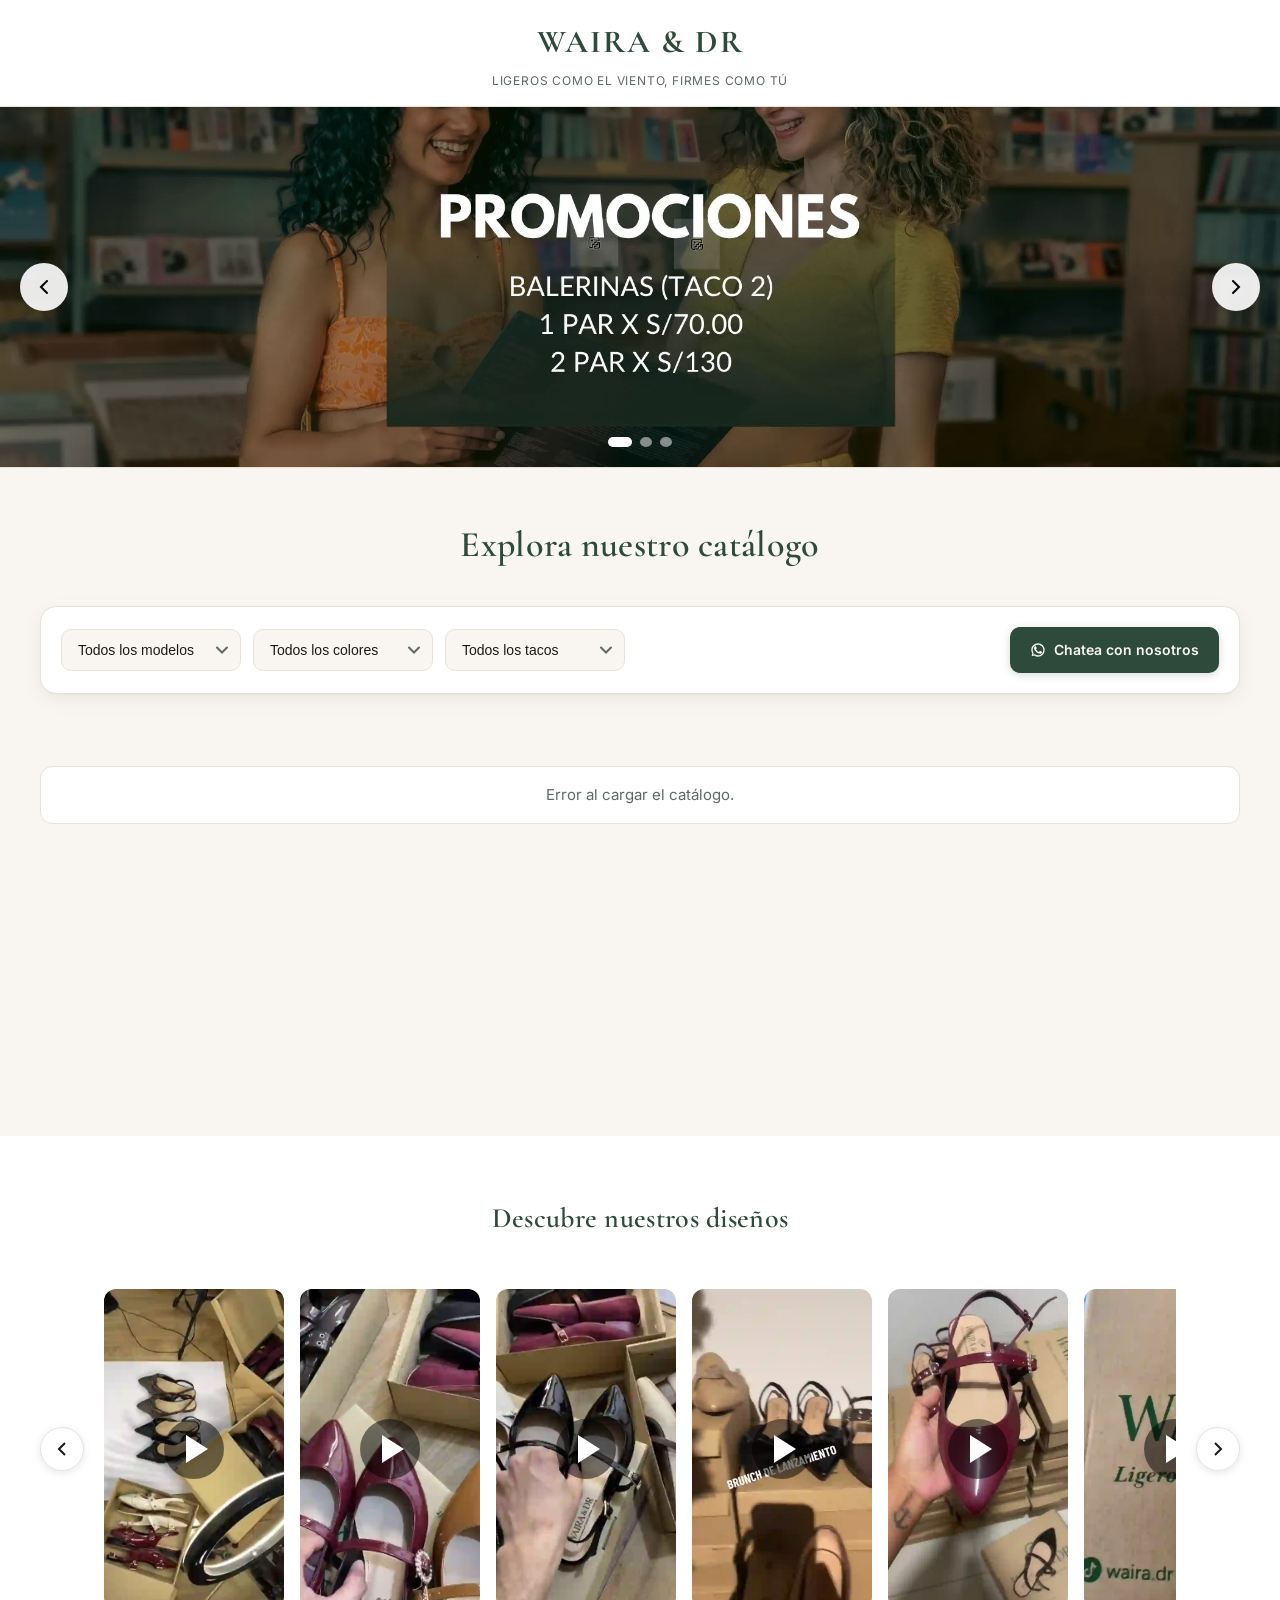
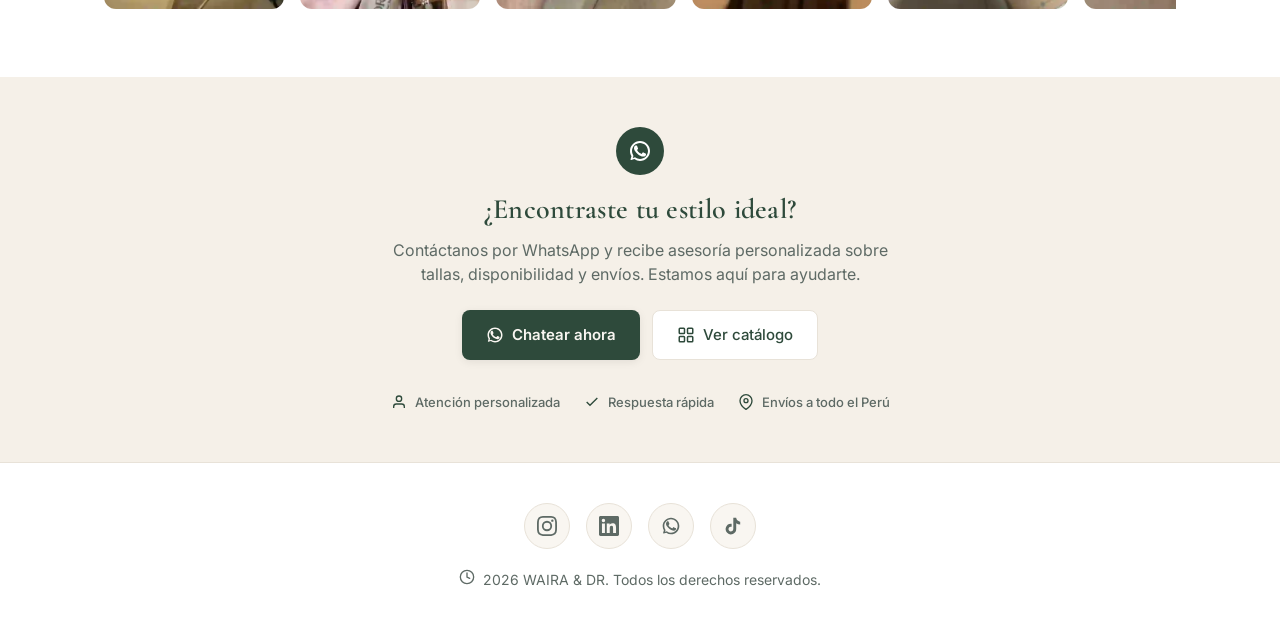
<file: index.html>
<!doctype html>
<html lang="es">
<head>
  <meta charset="utf-8" />
  <meta name="viewport" content="width=device-width, initial-scale=1" />
  <title>WAIRA & DR — Calzado femenino</title>
  <meta name="description" content="Calzado femenino con estética cálida. Descubre modelos por nombre y color, tallas disponibles y stock consolidado.">

  <!-- Favicon -->
  <link rel="icon" type="image/png" sizes="32x32" href="assets/img/favicon/favicon-32x32.png">
  <link rel="icon" type="image/png" sizes="16x16" href="assets/img/favicon/favicon-16x16.png">
  <link rel="apple-touch-icon" sizes="180x180" href="assets/img/favicon/apple-touch-icon.png">
  <link rel="icon" type="image/png" sizes="192x192" href="assets/img/favicon/android-chrome-192x192.png">
  <link rel="icon" type="image/png" sizes="512x512" href="assets/img/favicon/android-chrome-512x512.png">

    <!-- Google Tag Manager -->
  <script>(function(w,d,s,l,i){w[l]=w[l]||[];w[l].push({'gtm.start':
  new Date().getTime(),event:'gtm.js'});var f=d.getElementsByTagName(s)[0],
  j=d.createElement(s),dl=l!='dataLayer'?'&l='+l:'';j.async=true;j.src=
  'https://www.googletagmanager.com/gtm.js?id='+i+dl;f.parentNode.insertBefore(j,f);
  })(window,document,'script','dataLayer','GTM-P3PKMRXD');</script>
  <!-- End Google Tag Manager -->
  
  <!-- Tipografías -->
  <link rel="preconnect" href="https://fonts.gstatic.com" crossorigin>
  <link rel="preconnect" href="https://fonts.googleapis.com">
  <link href="https://fonts.googleapis.com/css2?family=Cormorant+Garamond:wght@500;600;700&family=Inter:wght@400;500;600;700&display=swap" rel="stylesheet">
  <link rel="stylesheet" href="styles.css" />
</head>

<body>
  <!-- Google Tag Manager (noscript) -->
<noscript><iframe src="https://www.googletagmanager.com/ns.html?id=GTM-P3PKMRXD"
height="0" width="0" style="display:none;visibility:hidden"></iframe></noscript>
<!-- End Google Tag Manager (noscript) -->

  <!-- Header moderno -->
  <header class="hero-nav">
    <div class="hero-nav-content">
      <strong class="logo-large">WAIRA & DR</strong>
      <p class="tagline">Ligeros como el viento, firmes como tú</p>
    </div>
  </header>

  <!-- Hero section con carrusel -->
  <section class="hero">
    <div class="carousel">
      <div class="carousel-track" id="carouselTrack">
        <!-- Slide 1 -->
        <div class="carousel-slide">
          <img src="assets/img/hero-1.webp" alt="Colección WAIRA & DR" loading="eager">
        </div>
        <!-- Slide 2 -->
        <div class="carousel-slide">
          <img src="assets/img/hero-2.webp" alt="Calzado minimalista" loading="eager">
        </div>
        <!-- Slide 3 -->
        <div class="carousel-slide">
          <img src="assets/img/hero-3.webp" alt="Nuevos diseños" loading="eager">
        </div>
      </div>

      <!-- Navegación -->
      <button class="carousel-nav carousel-nav-prev" aria-label="Anterior">
        <svg width="24" height="24" viewBox="0 0 24 24" fill="none" stroke="currentColor" stroke-width="2" stroke-linecap="round">
          <path d="M15 18l-6-6 6-6"/>
        </svg>
      </button>
      <button class="carousel-nav carousel-nav-next" aria-label="Siguiente">
        <svg width="24" height="24" viewBox="0 0 24 24" fill="none" stroke="currentColor" stroke-width="2" stroke-linecap="round">
          <path d="M9 18l6-6-6-6"/>
        </svg>
      </button>

      <!-- Indicadores -->
      <div class="carousel-indicators" id="carouselIndicators"></div>
    </div>
  </section>

  <!-- Catálogo -->
  <main class="catalog-section">
    <div class="catalog-container">
      <h2 class="catalog-title">Explora nuestro catálogo</h2>

      <!-- Filtros modernos -->
      <div class="filters-modern">
        <div class="filters-row">
          <select id="filtroNombre" class="filter-select">
            <option value="" selected>Todos los modelos</option>
          </select>
          <select id="filtroColor" class="filter-select">
            <option value="" selected>Todos los colores</option>
          </select>
          <select id="filtroTaco" class="filter-select">
            <option value="" selected>Todos los tacos</option>
          </select>
          <!-- <label class="filter-checkbox">
            <input type="checkbox" id="soloDisp">
            <span>Solo disponibles</span>
          </label> -->
        </div>
        <div class="action-buttons">
<!--
          <button id="refresh" class="btn-refresh btn-secondary">
            <svg width="16" height="16" viewBox="0 0 24 24" fill="none" stroke="currentColor" stroke-width="2">
              <path d="M21.5 2v6h-6M2.5 22v-6h6M2 11.5a10 10 0 0 1 18.8-4.3M22 12.5a10 10 0 0 1-18.8 4.2"/>
            </svg>
            Actualizar
-->

          </button>
          <a href="https://wa.me/51906396063?text=Hola%2C%20tengo%20una%20consulta%20sobre%20sus%20productos" target="_blank" rel="noopener noreferrer" class="btn-refresh btn-primary" id="btnWhatsappHome">
            <svg width="16" height="16" viewBox="0 0 24 24" fill="none" xmlns="http://www.w3.org/2000/svg">
              <path d="M17.472 14.382c-.297-.149-1.758-.867-2.03-.967-.273-.099-.471-.148-.67.15-.197.297-.767.966-.94 1.164-.173.199-.347.223-.644.075-.297-.15-1.255-.463-2.39-1.475-.883-.788-1.48-1.761-1.653-2.059-.173-.297-.018-.458.13-.606.134-.133.298-.347.446-.52.149-.174.198-.298.298-.497.099-.198.05-.371-.025-.52-.075-.149-.669-1.612-.916-2.207-.242-.579-.487-.5-.669-.51-.173-.008-.371-.01-.57-.01-.198 0-.52.074-.792.372-.272.297-1.04 1.016-1.04 2.479 0 1.462 1.065 2.875 1.213 3.074.149.198 2.096 3.2 5.077 4.487.709.306 1.262.489 1.694.625.712.227 1.36.195 1.871.118.571-.085 1.758-.719 2.006-1.413.248-.694.248-1.289.173-1.413-.074-.124-.272-.198-.57-.347z" fill="currentColor"/>
              <path d="M12 2C6.477 2 2 6.477 2 12c0 1.89.525 3.66 1.438 5.168L2.546 20.2c-.157.47.302.928.772.772l3.032-.892A9.958 9.958 0 0012 22c5.523 0 10-4.477 10-10S17.523 2 12 2zm0 18c-1.706 0-3.305-.535-4.61-1.447l-.33-.233-2.246.66.66-2.246-.233-.33A7.958 7.958 0 014 12c0-4.411 3.589-8 8-8s8 3.589 8 8-3.589 8-8 8z" fill="currentColor"/>
            </svg>
            Chatea con nosotros
          </a>
        </div>
      </div>

      <!-- Grid de productos -->
      <div id="grid" class="grid"></div>
      <p id="estado" class="catalog-status"></p>
    </div>
  </main>

  <!-- Sección de Videos -->
  <section class="video-section">
    <div class="video-container">
      <h2 class="video-section-title">Descubre nuestros diseños</h2>
      <div class="video-carousel">
        <button class="video-nav video-nav-prev" aria-label="Anterior">
          <svg width="24" height="24" viewBox="0 0 24 24" fill="none" stroke="currentColor" stroke-width="2">
            <path d="M15 18l-6-6 6-6"/>
          </svg>
        </button>

        <div class="video-thumbnails" id="videoThumbnails">
          <!-- Video 1 -->
          <div class="video-thumb" data-video="assets/video/video-1.mp4">
            <video muted playsinline preload="metadata" poster="assets/img/video-posters/video-1.webp">
              <source src="assets/video/video-1.mp4" type="video/mp4">
            </video>
            <div class="video-play-icon">
              <svg width="48" height="48" viewBox="0 0 24 24" fill="white">
                <path d="M8 5v14l11-7z"/>
              </svg>
            </div>
          </div>

          <!-- Video 2 -->
          <div class="video-thumb" data-video="assets/video/video-2.mp4">
            <video muted playsinline preload="metadata" poster="assets/img/video-posters/video-2.webp">
              <source src="assets/video/video-2.mp4" type="video/mp4">
            </video>
            <div class="video-play-icon">
              <svg width="48" height="48" viewBox="0 0 24 24" fill="white">
                <path d="M8 5v14l11-7z"/>
              </svg>
            </div>
          </div>

          <!-- Video 3 -->
          <div class="video-thumb" data-video="assets/video/video-3.mp4">
            <video muted playsinline preload="metadata" poster="assets/img/video-posters/video-3.webp">
              <source src="assets/video/video-3.mp4" type="video/mp4">
            </video>
            <div class="video-play-icon">
              <svg width="48" height="48" viewBox="0 0 24 24" fill="white">
                <path d="M8 5v14l11-7z"/>
              </svg>
            </div>
          </div>

          <!-- Video 4 -->
          <div class="video-thumb" data-video="assets/video/video-4.mp4">
            <video muted playsinline preload="metadata" poster="assets/img/video-posters/video-4.webp">
              <source src="assets/video/video-4.mp4" type="video/mp4">
            </video>
            <div class="video-play-icon">
              <svg width="48" height="48" viewBox="0 0 24 24" fill="white">
                <path d="M8 5v14l11-7z"/>
              </svg>
            </div>
          </div>

          <!-- Video 5 -->
          <div class="video-thumb" data-video="assets/video/video-5.mp4">
            <video muted playsinline preload="metadata" poster="assets/img/video-posters/video-5.webp">
              <source src="assets/video/video-5.mp4" type="video/mp4">
            </video>
            <div class="video-play-icon">
              <svg width="48" height="48" viewBox="0 0 24 24" fill="white">
                <path d="M8 5v14l11-7z"/>
              </svg>
            </div>
          </div>

          <!-- Video 6 -->
          <div class="video-thumb" data-video="assets/video/video-6.mp4">
            <video muted playsinline preload="metadata" poster="assets/img/video-posters/video-6.webp">
              <source src="assets/video/video-6.mp4" type="video/mp4">
            </video>
            <div class="video-play-icon">
              <svg width="48" height="48" viewBox="0 0 24 24" fill="white">
                <path d="M8 5v14l11-7z"/>
              </svg>
            </div>
          </div>

          <!-- Video 7 -->
          <div class="video-thumb" data-video="assets/video/video-7.mp4">
            <video muted playsinline preload="metadata" poster="assets/img/video-posters/video-7.webp">
              <source src="assets/video/video-7.mp4" type="video/mp4">
            </video>
            <div class="video-play-icon">
              <svg width="48" height="48" viewBox="0 0 24 24" fill="white">
                <path d="M8 5v14l11-7z"/>
              </svg>
            </div>
          </div>

          <!-- Video 8 -->
          <div class="video-thumb" data-video="assets/video/video-8.mp4">
            <video muted playsinline preload="metadata" poster="assets/img/video-posters/video-8.webp">
              <source src="assets/video/video-8.mp4" type="video/mp4">
            </video>
            <div class="video-play-icon">
              <svg width="48" height="48" viewBox="0 0 24 24" fill="white">
                <path d="M8 5v14l11-7z"/>
              </svg>
            </div>
          </div>
        </div>

        <button class="video-nav video-nav-next" aria-label="Siguiente">
          <svg width="24" height="24" viewBox="0 0 24 24" fill="none" stroke="currentColor" stroke-width="2">
            <path d="M9 18l6-6-6-6"/>
          </svg>
        </button>
      </div>
    </div>
  </section>

  <!-- Modal de Video -->
  <div class="video-modal" id="videoModal">
    <div class="video-modal-content">
      <button class="video-modal-close" id="closeModal" aria-label="Cerrar">
        <svg width="24" height="24" viewBox="0 0 24 24" fill="none" stroke="currentColor" stroke-width="2">
          <path d="M18 6L6 18M6 6l12 12"/>
        </svg>
      </button>

      <button class="video-modal-nav video-modal-prev" id="prevVideo" aria-label="Video anterior">
        <svg width="24" height="24" viewBox="0 0 24 24" fill="none" stroke="currentColor" stroke-width="2">
          <path d="M15 18l-6-6 6-6"/>
        </svg>
      </button>

      <video id="modalVideo" controls playsinline>
        <source src="" type="video/mp4">
      </video>

      <button class="video-modal-nav video-modal-next" id="nextVideo" aria-label="Siguiente video">
        <svg width="24" height="24" viewBox="0 0 24 24" fill="none" stroke="currentColor" stroke-width="2">
          <path d="M9 18l6-6-6-6"/>
        </svg>
      </button>

      <div class="video-pagination" id="videoPagination"></div>
    </div>
  </div>

  <!-- Sección CTA -->
  <section class="cta-section">
    <div class="cta-container">
      <div class="cta-icon">
        <svg viewBox="0 0 24 24" fill="none" xmlns="http://www.w3.org/2000/svg">
          <path d="M17.472 14.382c-.297-.149-1.758-.867-2.03-.967-.273-.099-.471-.148-.67.15-.197.297-.767.966-.94 1.164-.173.199-.347.223-.644.075-.297-.15-1.255-.463-2.39-1.475-.883-.788-1.48-1.761-1.653-2.059-.173-.297-.018-.458.13-.606.134-.133.298-.347.446-.52.149-.174.198-.298.298-.497.099-.198.05-.371-.025-.52-.075-.149-.669-1.612-.916-2.207-.242-.579-.487-.5-.669-.51-.173-.008-.371-.01-.57-.01-.198 0-.52.074-.792.372-.272.297-1.04 1.016-1.04 2.479 0 1.462 1.065 2.875 1.213 3.074.149.198 2.096 3.2 5.077 4.487.709.306 1.262.489 1.694.625.712.227 1.36.195 1.871.118.571-.085 1.758-.719 2.006-1.413.248-.694.248-1.289.173-1.413-.074-.124-.272-.198-.57-.347z" fill="currentColor"/>
          <path d="M12 2C6.477 2 2 6.477 2 12c0 1.89.525 3.66 1.438 5.168L2.546 20.2c-.157.47.302.928.772.772l3.032-.892A9.958 9.958 0 0012 22c5.523 0 10-4.477 10-10S17.523 2 12 2zm0 18c-1.706 0-3.305-.535-4.61-1.447l-.33-.233-2.246.66.66-2.246-.233-.33A7.958 7.958 0 014 12c0-4.411 3.589-8 8-8s8 3.589 8 8-3.589 8-8 8z" fill="currentColor"/>
        </svg>
      </div>

      <h2 class="cta-title">¿Encontraste tu estilo ideal?</h2>
      <p class="cta-subtitle">Contáctanos por WhatsApp y recibe asesoría personalizada sobre tallas, disponibilidad y envíos. Estamos aquí para ayudarte.</p>

      <div class="cta-buttons">
        <a href="https://wa.me/51906396063?text=Hola%2C%20me%20interesa%20conocer%20más%20sobre%20sus%20productos" target="_blank" rel="noopener noreferrer" class="btn-cta-primary" id="btnWhatsappCTA">
          <svg viewBox="0 0 24 24" fill="none" xmlns="http://www.w3.org/2000/svg">
            <path d="M17.472 14.382c-.297-.149-1.758-.867-2.03-.967-.273-.099-.471-.148-.67.15-.197.297-.767.966-.94 1.164-.173.199-.347.223-.644.075-.297-.15-1.255-.463-2.39-1.475-.883-.788-1.48-1.761-1.653-2.059-.173-.297-.018-.458.13-.606.134-.133.298-.347.446-.52.149-.174.198-.298.298-.497.099-.198.05-.371-.025-.52-.075-.149-.669-1.612-.916-2.207-.242-.579-.487-.5-.669-.51-.173-.008-.371-.01-.57-.01-.198 0-.52.074-.792.372-.272.297-1.04 1.016-1.04 2.479 0 1.462 1.065 2.875 1.213 3.074.149.198 2.096 3.2 5.077 4.487.709.306 1.262.489 1.694.625.712.227 1.36.195 1.871.118.571-.085 1.758-.719 2.006-1.413.248-.694.248-1.289.173-1.413-.074-.124-.272-.198-.57-.347z" fill="currentColor"/>
            <path d="M12 2C6.477 2 2 6.477 2 12c0 1.89.525 3.66 1.438 5.168L2.546 20.2c-.157.47.302.928.772.772l3.032-.892A9.958 9.958 0 0012 22c5.523 0 10-4.477 10-10S17.523 2 12 2zm0 18c-1.706 0-3.305-.535-4.61-1.447l-.33-.233-2.246.66.66-2.246-.233-.33A7.958 7.958 0 014 12c0-4.411 3.589-8 8-8s8 3.589 8 8-3.589 8-8 8z" fill="currentColor"/>
          </svg>
          Chatear ahora
        </a>
        <a href="#grid" class="btn-cta-secondary">
          <svg viewBox="0 0 24 24" fill="none" stroke="currentColor" stroke-width="2" xmlns="http://www.w3.org/2000/svg">
            <rect x="3" y="3" width="7" height="7" rx="1"/>
            <rect x="14" y="3" width="7" height="7" rx="1"/>
            <rect x="14" y="14" width="7" height="7" rx="1"/>
            <rect x="3" y="14" width="7" height="7" rx="1"/>
          </svg>
          Ver catálogo
        </a>
      </div>

      <div class="cta-features">
        <div class="cta-feature">
          <svg viewBox="0 0 24 24" fill="none" stroke="currentColor" stroke-width="2" xmlns="http://www.w3.org/2000/svg">
            <path d="M20 21v-2a4 4 0 0 0-4-4H8a4 4 0 0 0-4 4v2"/>
            <circle cx="12" cy="7" r="4"/>
          </svg>
          Atención personalizada
        </div>
        <div class="cta-feature">
          <svg viewBox="0 0 24 24" fill="none" stroke="currentColor" stroke-width="2" xmlns="http://www.w3.org/2000/svg">
            <polyline points="20 6 9 17 4 12"/>
          </svg>
          Respuesta rápida
        </div>
        <div class="cta-feature">
          <svg viewBox="0 0 24 24" fill="none" stroke="currentColor" stroke-width="2" xmlns="http://www.w3.org/2000/svg">
            <path d="M21 10c0 7-9 13-9 13s-9-6-9-13a9 9 0 0 1 18 0z"/>
            <circle cx="12" cy="10" r="3"/>
          </svg>
          Envíos a todo el Perú
        </div>
      </div>
    </div>
  </section>

  <!-- Footer con redes sociales -->
  <footer class="footer">
    <div class="footer-content">
      <!-- Redes sociales -->
      <div class="social-links">
        <a href="https://www.instagram.com/waira.dr/" target="_blank" rel="noopener noreferrer" aria-label="Instagram" class="social-link">
          <svg width="24" height="24" viewBox="0 0 24 24" fill="none" xmlns="http://www.w3.org/2000/svg">
            <path d="M12 2.163c3.204 0 3.584.012 4.85.07 3.252.148 4.771 1.691 4.919 4.919.058 1.265.069 1.645.069 4.849 0 3.205-.012 3.584-.069 4.849-.149 3.225-1.664 4.771-4.919 4.919-1.266.058-1.644.07-4.85.07-3.204 0-3.584-.012-4.849-.07-3.26-.149-4.771-1.699-4.919-4.92-.058-1.265-.07-1.644-.07-4.849 0-3.204.013-3.583.07-4.849.149-3.227 1.664-4.771 4.919-4.919 1.266-.057 1.645-.069 4.849-.069zM12 0C8.741 0 8.333.014 7.053.072 2.695.272.273 2.69.073 7.052.014 8.333 0 8.741 0 12c0 3.259.014 3.668.072 4.948.2 4.358 2.618 6.78 6.98 6.98C8.333 23.986 8.741 24 12 24c3.259 0 3.668-.014 4.948-.072 4.354-.2 6.782-2.618 6.979-6.98.059-1.28.073-1.689.073-4.948 0-3.259-.014-3.667-.072-4.947-.196-4.354-2.617-6.78-6.979-6.98C15.668.014 15.259 0 12 0zm0 5.838a6.162 6.162 0 100 12.324 6.162 6.162 0 000-12.324zM12 16a4 4 0 110-8 4 4 0 010 8zm6.406-11.845a1.44 1.44 0 100 2.881 1.44 1.44 0 000-2.881z" fill="currentColor"/>
          </svg>
        </a>
        <a href="https://www.linkedin.com/company/waira-dr/" target="_blank" rel="noopener noreferrer" aria-label="LinkedIn" class="social-link">
          <svg width="24" height="24" viewBox="0 0 24 24" fill="none" xmlns="http://www.w3.org/2000/svg">
            <path d="M20.447 20.452h-3.554v-5.569c0-1.328-.027-3.037-1.852-3.037-1.853 0-2.136 1.445-2.136 2.939v5.667H9.351V9h3.414v1.561h.046c.477-.9 1.637-1.85 3.37-1.85 3.601 0 4.267 2.37 4.267 5.455v6.286zM5.337 7.433a2.062 2.062 0 01-2.063-2.065 2.064 2.064 0 112.063 2.065zm1.782 13.019H3.555V9h3.564v11.452zM22.225 0H1.771C.792 0 0 .774 0 1.729v20.542C0 23.227.792 24 1.771 24h20.451C23.2 24 24 23.227 24 22.271V1.729C24 .774 23.2 0 22.222 0h.003z" fill="currentColor"/>
          </svg>
        </a>
        <a href="https://wa.me/51906396063" target="_blank" rel="noopener noreferrer" aria-label="WhatsApp" class="social-link">
          <svg width="24" height="24" viewBox="0 0 24 24" fill="none" xmlns="http://www.w3.org/2000/svg">
            <path d="M17.472 14.382c-.297-.149-1.758-.867-2.03-.967-.273-.099-.471-.148-.67.15-.197.297-.767.966-.94 1.164-.173.199-.347.223-.644.075-.297-.15-1.255-.463-2.39-1.475-.883-.788-1.48-1.761-1.653-2.059-.173-.297-.018-.458.13-.606.134-.133.298-.347.446-.52.149-.174.198-.298.298-.497.099-.198.05-.371-.025-.52-.075-.149-.669-1.612-.916-2.207-.242-.579-.487-.5-.669-.51-.173-.008-.371-.01-.57-.01-.198 0-.52.074-.792.372-.272.297-1.04 1.016-1.04 2.479 0 1.462 1.065 2.875 1.213 3.074.149.198 2.096 3.2 5.077 4.487.709.306 1.262.489 1.694.625.712.227 1.36.195 1.871.118.571-.085 1.758-.719 2.006-1.413.248-.694.248-1.289.173-1.413-.074-.124-.272-.198-.57-.347z" fill="currentColor"/>
            <path d="M12 2C6.477 2 2 6.477 2 12c0 1.89.525 3.66 1.438 5.168L2.546 20.2c-.157.47.302.928.772.772l3.032-.892A9.958 9.958 0 0012 22c5.523 0 10-4.477 10-10S17.523 2 12 2zm0 18c-1.706 0-3.305-.535-4.61-1.447l-.33-.233-2.246.66.66-2.246-.233-.33A7.958 7.958 0 014 12c0-4.411 3.589-8 8-8s8 3.589 8 8-3.589 8-8 8z" fill="currentColor"/>
          </svg>
        </a>
        <a href="https://www.tiktok.com/@waira.dr" target="_blank" rel="noopener noreferrer" aria-label="TikTok" class="social-link">
          <svg width="24" height="24" viewBox="0 0 24 24" fill="none" xmlns="http://www.w3.org/2000/svg">
            <path d="M19.59 6.69a4.83 4.83 0 01-3.77-4.25V2h-3.45v13.67a2.89 2.89 0 01-5.2 1.74 2.89 2.89 0 012.31-4.64 2.93 2.93 0 01.88.13V9.4a6.84 6.84 0 00-1-.05A6.33 6.33 0 005 20.1a6.34 6.34 0 0010.86-4.43v-7a8.16 8.16 0 004.77 1.52v-3.4a4.85 4.85 0 01-1-.1z" fill="currentColor"/>
          </svg>
        </a>
      </div>

      <p class="footer-text">
        <span id="refreshIcon" style="cursor: pointer; display: inline-flex; align-items: center; transition: transform 0.3s;" title="Actualizar catálogo">
          <svg width="16" height="16" viewBox="0 0 24 24" fill="none" xmlns="http://www.w3.org/2000/svg" style="margin-right: 4px;">
            <circle cx="12" cy="12" r="10" stroke="currentColor" stroke-width="2" fill="none"/>
            <path d="M12 6v6l4 2" stroke="currentColor" stroke-width="2" stroke-linecap="round"/>
          </svg>
        </span>
        <span id="year"></span> WAIRA & DR. Todos los derechos reservados.
      </p>
    </div>
  </footer>

  <script>
    // Año dinámico en footer
    document.getElementById('year').textContent = new Date().getFullYear();

    // Botón de actualizar catálogo (ícono del footer)
    const refreshIcon = document.getElementById('refreshIcon');
    if (refreshIcon) {
      refreshIcon.addEventListener('click', function() {
        // Animación de rotación
        this.style.transform = 'rotate(360deg)';
        setTimeout(() => { this.style.transform = 'rotate(0deg)'; }, 300);

        // Limpiar caché
        localStorage.removeItem('waira_catalog_cache');
        console.log('🗑️ Caché limpiado manualmente desde footer');

        // Recargar página para forzar nueva descarga
        setTimeout(() => {
          location.reload();
        }, 300);
      });

      // Cambiar cursor y efecto hover
      refreshIcon.addEventListener('mouseenter', function() {
        this.style.opacity = '0.7';
      });
      refreshIcon.addEventListener('mouseleave', function() {
        this.style.opacity = '1';
      });
    }

    // ===== CARRUSEL =====
    const track = document.getElementById('carouselTrack');
    const slides = track.querySelectorAll('.carousel-slide');
    const prevBtn = document.querySelector('.carousel-nav-prev');
    const nextBtn = document.querySelector('.carousel-nav-next');
    const indicatorsContainer = document.getElementById('carouselIndicators');

    let currentSlide = 0;
    const totalSlides = slides.length;

    // Crear indicadores
    for (let i = 0; i < totalSlides; i++) {
      const indicator = document.createElement('button');
      indicator.className = 'carousel-indicator';
      indicator.setAttribute('aria-label', `Ir a slide ${i + 1}`);
      if (i === 0) indicator.classList.add('active');
      indicator.addEventListener('click', () => goToSlide(i));
      indicatorsContainer.appendChild(indicator);
    }

    const indicators = indicatorsContainer.querySelectorAll('.carousel-indicator');

    function updateCarousel() {
      track.style.transform = `translateX(-${currentSlide * 100}%)`;
      indicators.forEach((ind, i) => {
        ind.classList.toggle('active', i === currentSlide);
      });
    }

    function goToSlide(index) {
      currentSlide = index;
      updateCarousel();
    }

    function nextSlide() {
      currentSlide = (currentSlide + 1) % totalSlides;
      updateCarousel();
    }

    function prevSlide() {
      currentSlide = (currentSlide - 1 + totalSlides) % totalSlides;
      updateCarousel();
    }

    // Event listeners
    nextBtn.addEventListener('click', nextSlide);
    prevBtn.addEventListener('click', prevSlide);

    // Auto-play (cada 5 segundos)
    let autoplayInterval = setInterval(nextSlide, 5000);

    // Pausar autoplay en hover
    const carousel = document.querySelector('.carousel');
    carousel.addEventListener('mouseenter', () => {
      clearInterval(autoplayInterval);
    });
    carousel.addEventListener('mouseleave', () => {
      autoplayInterval = setInterval(nextSlide, 5000);
    });

    // Soporte para swipe en móvil
    let touchStartX = 0;
    let touchEndX = 0;

    carousel.addEventListener('touchstart', (e) => {
      touchStartX = e.changedTouches[0].screenX;
    });

    carousel.addEventListener('touchend', (e) => {
      touchEndX = e.changedTouches[0].screenX;
      if (touchStartX - touchEndX > 50) {
        nextSlide();
      } else if (touchEndX - touchStartX > 50) {
        prevSlide();
      }
    });

    // ===== CARRUSEL DE VIDEOS =====
    const videoThumbnails = document.getElementById('videoThumbnails');
    const videoThumbs = document.querySelectorAll('.video-thumb');
    const videoModal = document.getElementById('videoModal');
    const modalVideo = document.getElementById('modalVideo');
    const closeModal = document.getElementById('closeModal');
    const prevVideo = document.getElementById('prevVideo');
    const nextVideo = document.getElementById('nextVideo');
    const videoPagination = document.getElementById('videoPagination');
    const videoNavPrev = document.querySelector('.video-nav-prev');
    const videoNavNext = document.querySelector('.video-nav-next');

    let currentVideoIndex = 0;
    const totalVideos = videoThumbs.length;

    // Crear puntos de paginación
    for (let i = 0; i < totalVideos; i++) {
      const dot = document.createElement('div');
      dot.className = 'video-pagination-dot';
      if (i === 0) dot.classList.add('active');
      dot.addEventListener('click', () => openVideo(i));
      videoPagination.appendChild(dot);
    }

    const paginationDots = videoPagination.querySelectorAll('.video-pagination-dot');

    // Reproducir preview al pasar el mouse
    videoThumbs.forEach((thumb, index) => {
      const video = thumb.querySelector('video');

      thumb.addEventListener('mouseenter', () => {
        video.currentTime = 0;
        video.play().catch(() => {});
      });

      thumb.addEventListener('mouseleave', () => {
        video.pause();
        video.currentTime = 0;
      });

      thumb.addEventListener('click', () => {
        openVideo(index);
      });
    });

    // Abrir video en modal
    function openVideo(index) {
      currentVideoIndex = index;
      const videoSrc = videoThumbs[index].getAttribute('data-video');
      modalVideo.querySelector('source').src = videoSrc;
      modalVideo.load();
      modalVideo.play();
      videoModal.classList.add('active');
      document.body.style.overflow = 'hidden';
      updatePagination();
    }

    // Cerrar modal
    function closeVideoModal() {
      videoModal.classList.remove('active');
      modalVideo.pause();
      modalVideo.currentTime = 0;
      document.body.style.overflow = '';
    }

    closeModal.addEventListener('click', closeVideoModal);
    videoModal.addEventListener('click', (e) => {
      if (e.target === videoModal) {
        closeVideoModal();
      }
    });

    // Navegación de videos
    function showPrevVideo() {
      currentVideoIndex = (currentVideoIndex - 1 + totalVideos) % totalVideos;
      openVideo(currentVideoIndex);
    }

    function showNextVideo() {
      currentVideoIndex = (currentVideoIndex + 1) % totalVideos;
      openVideo(currentVideoIndex);
    }

    prevVideo.addEventListener('click', showPrevVideo);
    nextVideo.addEventListener('click', showNextVideo);

    // Actualizar paginación
    function updatePagination() {
      paginationDots.forEach((dot, i) => {
        dot.classList.toggle('active', i === currentVideoIndex);
      });
    }

    // Navegación del carrusel con scroll
    videoNavPrev.addEventListener('click', () => {
      videoThumbnails.scrollBy({
        left: -200,
        behavior: 'smooth'
      });
    });

    videoNavNext.addEventListener('click', () => {
      videoThumbnails.scrollBy({
        left: 200,
        behavior: 'smooth'
      });
    });

    // Teclas del teclado en modal
    document.addEventListener('keydown', (e) => {
      if (!videoModal.classList.contains('active')) return;

      if (e.key === 'Escape') {
        closeVideoModal();
      } else if (e.key === 'ArrowLeft') {
        showPrevVideo();
      } else if (e.key === 'ArrowRight') {
        showNextVideo();
      }
    });

    // === DATALAYER: whatsapp_click ===
    const btnWhatsappHome = document.getElementById('btnWhatsappHome');
    if(btnWhatsappHome) {
      btnWhatsappHome.addEventListener('click', function() {
        window.dataLayer = window.dataLayer || [];
        window.dataLayer.push({
          event: 'whatsapp_click',
          button_location: 'home_catalog',
          button_text: 'Chatea con nosotros'
        });
      });
    }

    const btnWhatsappCTA = document.getElementById('btnWhatsappCTA');
    if(btnWhatsappCTA) {
      btnWhatsappCTA.addEventListener('click', function() {
        window.dataLayer = window.dataLayer || [];
        window.dataLayer.push({
          event: 'whatsapp_click',
          button_location: 'home_cta_bottom',
          button_text: 'Chatear ahora'
        });
      });
    }

    // === DATALAYER: social_click (redes sociales del footer) ===
    const socialLinks = document.querySelectorAll('.social-link');
    socialLinks.forEach(link => {
      link.addEventListener('click', function(e) {
        const socialNetwork = this.getAttribute('aria-label') || 'unknown';
        const socialUrl = this.getAttribute('href');

        window.dataLayer = window.dataLayer || [];
        window.dataLayer.push({
          event: 'social_click',
          social_network: socialNetwork,
          social_url: socialUrl,
          page_location: 'home'
        });
      });
    });
  </script>

  <script src="main.js"></script>
</body>
</html>
</file>
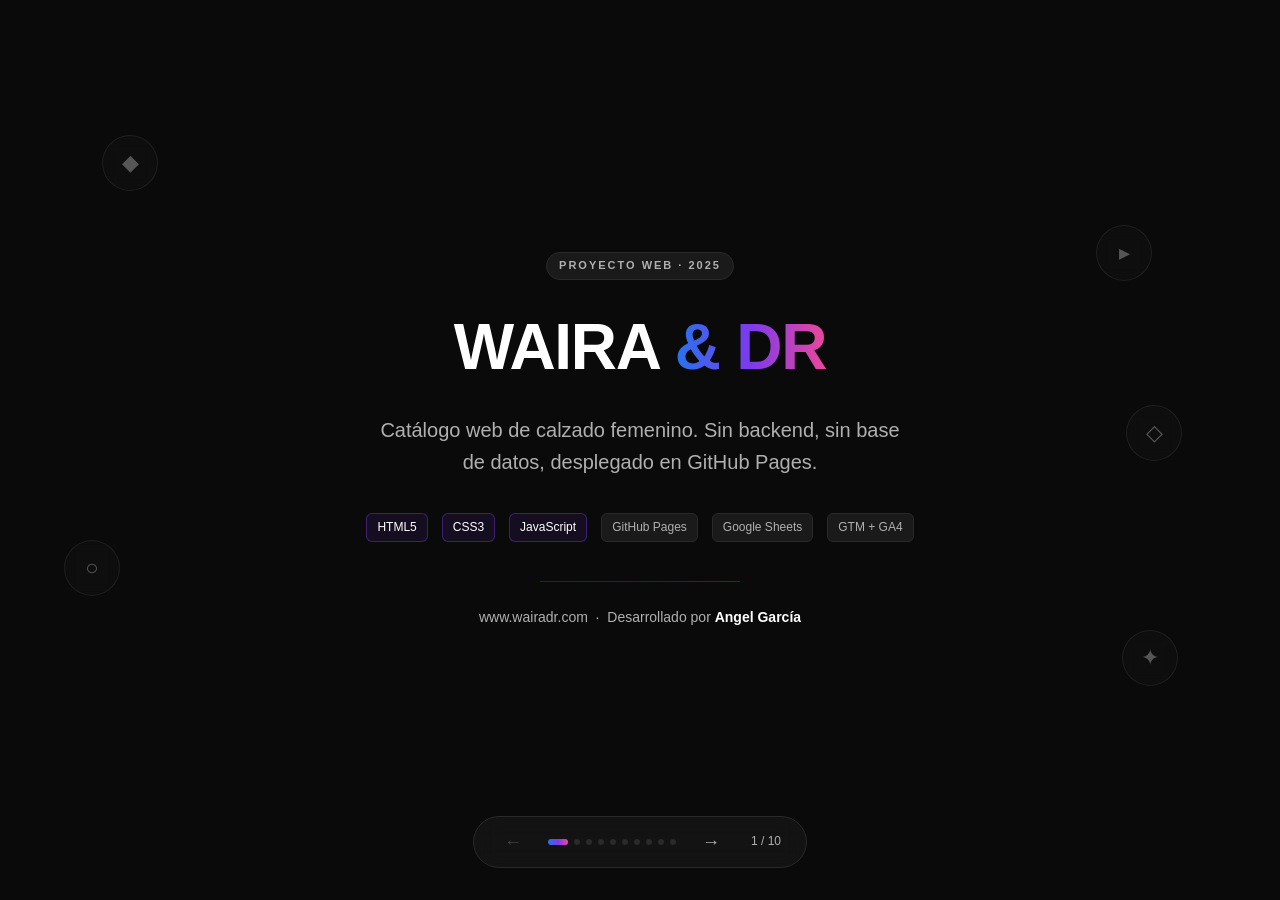
<file: presentacion/index.html>
<!DOCTYPE html>
<html lang="es">
<head>
  <meta charset="UTF-8">
  <meta name="viewport" content="width=device-width, initial-scale=1.0">
  <title>WAIRA & DR — Catálogo Web</title>
  <style>
    /* ===== DESIGN TOKENS — datablog-design-v1 ===== */
    :root {
      --bg: #0a0a0a;
      --surface: #141414;
      --card-bg: #1a1a1a;
      --text: #ffffff;
      --text-secondary: #b0b0b0;
      --border: #2a2a2a;
      --border-light: #1f1f1f;
      --success: #85d992;
      --danger: #f04438;
      --gradient: linear-gradient(90deg, #2674ed 0%, #7c3aed 50%, #ec4899 100%);
      --gradient-hover: linear-gradient(90deg, #1e5dd8 0%, #6d28d9 50%, #db2777 100%);
      --accent: #2674ed;
      --accent-mid: #7c3aed;
      --accent-end: #ec4899;
      --shadow-sm: 0 1px 2px 0 rgba(0,0,0,0.5);
      --shadow-md: 0 4px 6px -1px rgba(0,0,0,0.6), 0 2px 4px -1px rgba(0,0,0,0.4);
      --shadow-lg: 0 10px 15px -3px rgba(0,0,0,0.7), 0 4px 6px -2px rgba(0,0,0,0.5);
      --shadow-accent: 0 10px 25px -5px rgba(124,58,237,0.4), 0 4px 6px -2px rgba(124,58,237,0.3);
      --shadow-glow: 0 0 20px rgba(124,58,237,0.3);
      --radius: 12px;
      --radius-lg: 16px;
    }

    /* ===== RESET ===== */
    * { box-sizing: border-box; margin: 0; padding: 0; }
    html { -webkit-font-smoothing: antialiased; overflow-x: hidden; }
    body {
      background: var(--bg);
      color: var(--text);
      font-family: -apple-system, BlinkMacSystemFont, "Segoe UI", Roboto, "Helvetica Neue", Arial, sans-serif;
      font-size: 16px;
      line-height: 1.6;
      overflow-x: hidden;
    }
    a { color: var(--text-secondary); text-decoration: none; transition: color 0.2s ease; }
    a:hover { color: var(--text); }
    :focus-visible { outline: 2px solid var(--accent); outline-offset: 2px; }

    /* ===== GRADIENT TEXT ===== */
    .gradient-text {
      background: var(--gradient);
      -webkit-background-clip: text;
      -webkit-text-fill-color: transparent;
      background-clip: text;
    }

    /* ===== SLIDES — DESKTOP ===== */
    .slides-container {
      width: 100%;
      height: 100vh;
      overflow: hidden;
      position: relative;
    }

    .slide {
      position: absolute;
      top: 0; left: 0;
      width: 100%;
      height: 100%;
      display: flex;
      align-items: center;
      justify-content: center;
      padding: 80px 40px 100px;
      opacity: 0;
      pointer-events: none;
      transition: opacity 0.4s ease;
    }
    .slide.active {
      opacity: 1;
      pointer-events: all;
    }
    .slide:nth-child(odd)  { background: var(--bg); }
    .slide:nth-child(even) { background: var(--surface); }

    .slide-content {
      max-width: 900px;
      width: 100%;
    }

    /* ===== TIPOGRAFIA ===== */
    h1 { font-size: clamp(36px, 5vw, 64px); font-weight: 700; letter-spacing: -0.02em; margin-bottom: 16px; }
    h2 { font-size: clamp(24px, 3vw, 36px); font-weight: 700; letter-spacing: 0.5px; margin-bottom: 20px; }
    h3 { font-size: 18px; font-weight: 600; margin-bottom: 10px; }
    p  { font-size: 16px; line-height: 1.6; color: var(--text-secondary); }

    /* ===== SECTION LABEL ===== */
    .section-label {
      display: inline-block;
      font-size: 11px;
      font-weight: 600;
      letter-spacing: 2px;
      text-transform: uppercase;
      color: var(--text-secondary);
      margin-bottom: 16px;
      padding: 4px 12px;
      border: 1px solid var(--border);
      border-radius: 20px;
      background: var(--card-bg);
    }

    /* ===== CARDS ===== */
    .card {
      background: var(--card-bg);
      border: 1px solid var(--border);
      border-radius: var(--radius);
      padding: 24px;
    }
    .card-grid {
      display: grid;
      gap: 16px;
    }
    .card-grid-2 { grid-template-columns: repeat(2, 1fr); }
    .card-grid-3 { grid-template-columns: repeat(3, 1fr); }

    /* ===== IBADGE (numbered) ===== */
    .ibadge {
      display: inline-flex;
      align-items: center;
      justify-content: center;
      width: 32px; height: 32px;
      border-radius: 50%;
      border: 1.5px solid transparent;
      background: linear-gradient(var(--card-bg), var(--card-bg)) padding-box,
                  var(--gradient) border-box;
      color: var(--text-secondary);
      font-size: 13px; font-weight: 600;
      flex-shrink: 0;
      margin-bottom: 10px;
    }

    /* ===== BADGE ===== */
    .badge {
      display: inline-block;
      font-size: 12px;
      font-weight: 500;
      padding: 4px 10px;
      border-radius: 6px;
      background: var(--card-bg);
      border: 1px solid var(--border);
      color: var(--text-secondary);
      margin: 3px;
    }
    .badge-accent {
      border-color: rgba(124,58,237,0.4);
      color: var(--text);
      background: rgba(124,58,237,0.1);
    }
    .badge-success {
      border-color: rgba(133,217,146,0.4);
      color: var(--success);
      background: rgba(133,217,146,0.08);
    }

    /* ===== PIPELINE ===== */
    .pipeline {
      display: flex;
      align-items: center;
      gap: 8px;
      flex-wrap: wrap;
      margin-top: 20px;
    }
    .pipeline-node {
      background: var(--card-bg);
      border: 1px solid var(--border);
      border-radius: 8px;
      padding: 10px 16px;
      font-size: 13px;
      font-weight: 500;
      color: var(--text);
      white-space: nowrap;
    }
    .pipeline-node.highlight {
      border-color: rgba(124,58,237,0.5);
      background: rgba(124,58,237,0.08);
    }
    .pipeline-arrow {
      color: var(--text-secondary);
      font-size: 16px;
      flex-shrink: 0;
    }

    /* ===== CODE BLOCK ===== */
    .code-block {
      background: #0d0d0d;
      border: 1px solid var(--border);
      border-radius: var(--radius);
      padding: 16px 20px;
      font-family: 'Courier New', 'Consolas', monospace;
      font-size: 13px;
      line-height: 1.7;
      color: #d4d4d4;
      overflow-x: auto;
    }
    .code-block .key   { color: #9cdcfe; }
    .code-block .val   { color: #ce9178; }
    .code-block .num   { color: #b5cea8; }
    .code-block .cmt   { color: #6a9955; }

    /* ===== CHECK LIST ===== */
    .check-list {
      list-style: none;
      display: flex;
      flex-direction: column;
      gap: 10px;
    }
    .check-list li {
      display: flex;
      align-items: flex-start;
      gap: 10px;
      font-size: 15px;
      color: var(--text-secondary);
    }
    .check-list li .icon {
      flex-shrink: 0;
      width: 20px;
      height: 20px;
      margin-top: 1px;
      color: var(--success);
    }

    /* ===== STAT CARDS ===== */
    .stat-value {
      font-size: 28px;
      font-weight: 700;
      background: var(--gradient);
      -webkit-background-clip: text;
      -webkit-text-fill-color: transparent;
      background-clip: text;
      line-height: 1;
      margin-bottom: 6px;
    }

    /* ===== DIVIDER LINE ===== */
    .gradient-divider {
      height: 1px;
      background: var(--gradient);
      opacity: 0.3;
      margin: 20px 0;
    }

    /* ===== NAVIGATION ===== */
    .nav {
      position: fixed;
      bottom: 32px;
      left: 50%;
      transform: translateX(-50%);
      display: flex;
      align-items: center;
      gap: 16px;
      background: rgba(20,20,20,0.9);
      backdrop-filter: blur(12px);
      border: 1px solid var(--border);
      border-radius: 40px;
      padding: 10px 20px;
      z-index: 100;
    }
    .nav-btn {
      background: none;
      border: none;
      color: var(--text-secondary);
      cursor: pointer;
      padding: 6px 10px;
      border-radius: 8px;
      font-size: 18px;
      transition: all 0.2s ease;
      line-height: 1;
    }
    .nav-btn:hover {
      color: var(--text);
      background: var(--card-bg);
    }
    .nav-btn:disabled {
      opacity: 0.3;
      cursor: default;
    }
    .nav-dots {
      display: flex;
      gap: 6px;
      align-items: center;
    }
    .nav-dot {
      width: 6px; height: 6px;
      border-radius: 50%;
      background: var(--border);
      cursor: pointer;
      transition: all 0.3s ease;
      border: none;
      padding: 0;
    }
    .nav-dot.active {
      width: 20px;
      border-radius: 3px;
      background: var(--gradient);
    }
    .nav-counter {
      font-size: 12px;
      color: var(--text-secondary);
      min-width: 40px;
      text-align: center;
      font-variant-numeric: tabular-nums;
    }

    /* ===== PORTADA — iconos flotantes ===== */
    @keyframes float {
      0%, 100% { transform: translateY(0px) rotate(0deg); }
      50%       { transform: translateY(-18px) rotate(4deg); }
    }
    .floating-icons {
      position: absolute;
      inset: 0;
      pointer-events: none;
      overflow: hidden;
    }
    .floating-icon {
      position: absolute;
      width: 56px; height: 56px;
      background: rgba(255,255,255,0.02);
      border: 1px solid rgba(255,255,255,0.07);
      border-radius: 50%;
      display: flex;
      align-items: center;
      justify-content: center;
      color: rgba(255,255,255,0.3);
      backdrop-filter: blur(8px);
      font-size: 22px;
      animation: float 6s ease-in-out infinite;
    }

    /* ===== DATA TABLE ===== */
    .data-table-wrap {
      overflow-x: auto;
      border: 1px solid var(--border);
      border-radius: var(--radius);
      margin-top: 16px;
    }
    .data-table {
      width: 100%;
      border-collapse: collapse;
      font-size: 12px;
      font-family: 'Courier New', monospace;
      white-space: nowrap;
    }
    .data-table thead tr {
      background: var(--surface);
    }
    .data-table th {
      padding: 9px 14px;
      text-align: left;
      font-weight: 600;
      color: var(--text-secondary);
      letter-spacing: 0.5px;
      border-bottom: 1px solid var(--border);
    }
    .data-table td {
      padding: 8px 14px;
      color: var(--text-secondary);
      border-bottom: 1px solid var(--border-light);
    }
    .data-table tbody tr:last-child td { border-bottom: none; }
    .data-table tbody tr:hover td { background: rgba(255,255,255,0.02); }
    .data-table .col-key { color: #9cdcfe; }
    .data-table .col-num { color: #b5cea8; }
    .data-table .col-sale { color: #ec4899; }
    .data-table .col-disp { color: var(--success); }
    .data-table .col-agot { color: var(--danger); }
    .data-table .col-empty { color: var(--border); }

    /* ===== BROWSER MOCKUP ===== */
    .browser-mockup {
      border: 1px solid var(--border);
      border-radius: var(--radius-lg);
      overflow: hidden;
      box-shadow: var(--shadow-lg);
      background: var(--card-bg);
    }
    .browser-bar {
      background: var(--surface);
      padding: 10px 16px;
      display: flex;
      align-items: center;
      gap: 12px;
      border-bottom: 1px solid var(--border);
    }
    .browser-dots { display: flex; gap: 6px; }
    .browser-dot {
      width: 10px; height: 10px;
      border-radius: 50%;
      background: var(--border);
    }
    .browser-url {
      flex: 1;
      background: var(--bg);
      border: 1px solid var(--border);
      border-radius: 6px;
      padding: 5px 12px;
      font-size: 12px;
      color: var(--text-secondary);
      font-family: monospace;
    }
    .browser-frame {
      width: 100%;
      height: 420px;
      border: none;
      display: block;
      background: #f5f5f5;
    }

    /* ===== MOBILE ===== */
    @media (max-width: 768px) {
      body { overflow-y: auto; overflow-x: hidden; }
      .slides-container { height: auto; overflow: visible; }
      .slide {
        position: relative;
        opacity: 1 !important;
        pointer-events: all !important;
        height: auto;
        min-height: 100vh;
        padding: 60px 20px 80px;
        border-bottom: 1px solid rgba(255,255,255,0.05);
      }
      .slide:last-child { border-bottom: none; }
      .card-grid-2,
      .card-grid-3 { grid-template-columns: 1fr; }
      .nav { display: none; }
      .floating-icons { display: none; }
      .pipeline { flex-direction: column; align-items: flex-start; }
    }
  </style>
</head>
<body>

<div class="slides-container" id="slides">

  <!-- ===== SLIDE 1: PORTADA ===== -->
  <div class="slide active" id="slide-1">
    <div class="floating-icons" aria-hidden="true">
      <div class="floating-icon" style="top:15%;left:8%;animation-delay:0s">◆</div>
      <div class="floating-icon" style="top:60%;left:5%;animation-delay:0.8s">○</div>
      <div class="floating-icon" style="top:25%;right:10%;animation-delay:1.4s">▸</div>
      <div class="floating-icon" style="top:70%;right:8%;animation-delay:2s">✦</div>
      <div class="floating-icon" style="top:45%;left:88%;animation-delay:0.4s">◇</div>
    </div>
    <div class="slide-content" style="text-align:center;">
      <div class="section-label">Proyecto Web · 2025</div>
      <h1>WAIRA <span class="gradient-text">&amp; DR</span></h1>
      <p style="font-size:20px;color:var(--text-secondary);margin-bottom:32px;max-width:520px;margin-left:auto;margin-right:auto;">
        Catálogo web de calzado femenino. Sin backend, sin base de datos, desplegado en GitHub Pages.
      </p>
      <div style="display:flex;gap:8px;flex-wrap:wrap;justify-content:center;margin-bottom:36px;">
        <span class="badge badge-accent">HTML5</span>
        <span class="badge badge-accent">CSS3</span>
        <span class="badge badge-accent">JavaScript</span>
        <span class="badge">GitHub Pages</span>
        <span class="badge">Google Sheets</span>
        <span class="badge">GTM + GA4</span>
      </div>
      <div class="gradient-divider" style="max-width:200px;margin:0 auto 24px;"></div>
      <p style="font-size:14px;">
        <a href="https://www.wairadr.com" target="_blank">www.wairadr.com</a>
        &nbsp;·&nbsp;
        Desarrollado por <strong style="color:var(--text)">Angel García</strong>
      </p>
    </div>
  </div>

  <!-- ===== SLIDE 2: CONTEXTO ===== -->
  <div class="slide" id="slide-2">
    <div class="slide-content">
      <div class="section-label">01 · Contexto</div>
      <h2>La situación de partida</h2>
      <p style="margin-bottom:28px;">
        WAIRA &amp; DR es una marca de calzado femenino que necesitaba mostrar su catálogo de productos al público de forma ordenada, actualizable y sin depender de infraestructura técnica costosa.
      </p>
      <div class="card-grid card-grid-3" style="margin-top:8px;">
        <div class="card">
          <div class="ibadge">1</div>
          <h3>Problema de negocio</h3>
          <p>Sin una vitrina digital accesible, las ventas dependían 100% de canal directo por WhatsApp o redes sociales.</p>
        </div>
        <div class="card">
          <div class="ibadge">2</div>
          <h3>Restricción técnica</h3>
          <p>No había presupuesto para servidores, bases de datos ni CMS comerciales. Se requería una solución de costo cero en hosting.</p>
        </div>
        <div class="card">
          <div class="ibadge">3</div>
          <h3>Necesidad operativa</h3>
          <p>El equipo no técnico necesitaba poder actualizar stock y precios sin tocar código, desde una herramienta familiar.</p>
        </div>
      </div>
    </div>
  </div>

  <!-- ===== SLIDE 3: PROBLEMA + OBJETIVOS ===== -->
  <div class="slide" id="slide-3">
    <div class="slide-content">
      <div class="section-label">02 · Problema y Objetivos</div>
      <h2>¿Qué se quería resolver?</h2>
      <div class="card-grid card-grid-2" style="margin-bottom:20px;">
        <div class="card">
          <h3 style="margin-bottom:14px;">Pregunta central</h3>
          <p style="font-size:16px;line-height:1.5;margin-bottom:20px;">
            ¿Cómo construir un catálogo web con datos dinámicos, filtros, galería de productos y analytics, usando solo tecnologías gratuitas y sin backend?
          </p>
          <div class="gradient-divider"></div>
          <div style="display:flex;align-items:center;gap:12px;margin-top:16px;">
            <div style="flex:1;background:var(--bg);border:1px solid var(--border);border-radius:8px;padding:12px 16px;text-align:center;">
              <div style="font-size:11px;letter-spacing:1px;text-transform:uppercase;color:var(--text-secondary);margin-bottom:6px;">Antes</div>
              <div style="font-size:15px;font-weight:600;color:var(--danger);">PDF estático</div>
              <div style="font-size:12px;color:var(--text-secondary);margin-top:4px;">Sin stock, sin tallas,<br>sin actualizaciones</div>
            </div>
            <div style="font-size:20px;color:var(--text-secondary);flex-shrink:0;">→</div>
            <div style="flex:1;background:var(--bg);border:1px solid rgba(124,58,237,0.4);border-radius:8px;padding:12px 16px;text-align:center;">
              <div style="font-size:11px;letter-spacing:1px;text-transform:uppercase;color:var(--text-secondary);margin-bottom:6px;">Ahora</div>
              <div style="font-size:15px;font-weight:600;" class="gradient-text">Catálogo web</div>
              <div style="font-size:12px;color:var(--text-secondary);margin-top:4px;">Dinámico, filtrable<br>y con analytics</div>
            </div>
          </div>
        </div>
        <div class="card">
          <h3 style="margin-bottom:14px;">Objetivos del proyecto</h3>
          <ul class="check-list">
            <li>
              <svg class="icon" viewBox="0 0 20 20" fill="currentColor"><path fill-rule="evenodd" d="M16.707 5.293a1 1 0 010 1.414l-8 8a1 1 0 01-1.414 0l-4-4a1 1 0 011.414-1.414L8 12.586l7.293-7.293a1 1 0 011.414 0z" clip-rule="evenodd"/></svg>
              Catálogo filtrable y responsive
            </li>
            <li>
              <svg class="icon" viewBox="0 0 20 20" fill="currentColor"><path fill-rule="evenodd" d="M16.707 5.293a1 1 0 010 1.414l-8 8a1 1 0 01-1.414 0l-4-4a1 1 0 011.414-1.414L8 12.586l7.293-7.293a1 1 0 011.414 0z" clip-rule="evenodd"/></svg>
              Actualización de stock sin código
            </li>
            <li>
              <svg class="icon" viewBox="0 0 20 20" fill="currentColor"><path fill-rule="evenodd" d="M16.707 5.293a1 1 0 010 1.414l-8 8a1 1 0 01-1.414 0l-4-4a1 1 0 011.414-1.414L8 12.586l7.293-7.293a1 1 0 011.414 0z" clip-rule="evenodd"/></svg>
              Página de detalle por producto
            </li>
            <li>
              <svg class="icon" viewBox="0 0 20 20" fill="currentColor"><path fill-rule="evenodd" d="M16.707 5.293a1 1 0 010 1.414l-8 8a1 1 0 01-1.414 0l-4-4a1 1 0 011.414-1.414L8 12.586l7.293-7.293a1 1 0 011.414 0z" clip-rule="evenodd"/></svg>
              Tracking de comportamiento con GA4
            </li>
            <li>
              <svg class="icon" viewBox="0 0 20 20" fill="currentColor"><path fill-rule="evenodd" d="M16.707 5.293a1 1 0 010 1.414l-8 8a1 1 0 01-1.414 0l-4-4a1 1 0 011.414-1.414L8 12.586l7.293-7.293a1 1 0 011.414 0z" clip-rule="evenodd"/></svg>
              Hosting gratuito con dominio propio
            </li>
          </ul>
        </div>
      </div>
      <p style="font-size:14px;color:var(--text-secondary);">
        Justificación: una presencia digital propia reduce la dependencia de plataformas de terceros, mejora la credibilidad de la marca y habilita analítica propia del comportamiento del cliente.
      </p>
    </div>
  </div>

  <!-- ===== SLIDE 4: FUENTES DE DATOS ===== -->
  <div class="slide" id="slide-4">
    <div class="slide-content" style="max-width:1000px;">
      <div class="section-label">03 · Fuentes de Datos</div>
      <h2>De dónde vienen los datos</h2>
      <div class="card-grid card-grid-2" style="margin-bottom:16px;">
        <div class="card" style="padding:18px 20px;">
          <h3 style="margin-bottom:10px;">Google Sheets → CSV público</h3>
          <p style="font-size:13px;margin-bottom:10px;">El inventario vive en una hoja de cálculo. Se publica como CSV y el frontend lo consume directamente. Actualizable sin tocar código.</p>
          <p style="font-size:12px;">Estado: <code style="font-size:11px;background:var(--bg);padding:2px 6px;border-radius:4px;color:#85d992;">DISPONIBLE</code> · <code style="font-size:11px;background:var(--bg);padding:2px 6px;border-radius:4px;color:#f04438;">AGOTADO</code> · <code style="font-size:11px;background:var(--bg);padding:2px 6px;border-radius:4px;color:#d4d4d4;">OCULTO</code></p>
        </div>
        <div class="card" style="padding:18px 20px;">
          <h3 style="margin-bottom:10px;">Cache localStorage · 3 min</h3>
          <p style="font-size:13px;">El CSV se almacena localmente con TTL de 3 minutos. Si hay error de red, usa el cache como fallback. Cada carga de imagen incluye cache-busting por version.</p>
        </div>
      </div>
      <div class="data-table-wrap">
        <table class="data-table">
          <thead>
            <tr>
              <th>sku</th>
              <th>nombre</th>
              <th>modelo</th>
              <th>tipo</th>
              <th>taco_cm</th>
              <th>color</th>
              <th>talla</th>
              <th>estado</th>
              <th>precio</th>
              <th>precio_sale</th>
              <th>cantidad</th>
              <th>descripcion</th>
            </tr>
          </thead>
          <tbody>
            <tr>
              <td class="col-key">SIENA-NEGRO</td>
              <td>SIENA</td>
              <td>SIENA</td>
              <td>BALERINA GAMUZA</td>
              <td class="col-num">3</td>
              <td>NEGRO</td>
              <td class="col-num">36</td>
              <td class="col-disp">Disponible</td>
              <td class="col-num">90</td>
              <td class="col-empty">—</td>
              <td class="col-num">1</td>
              <td style="color:var(--text-secondary);">Eterna, elegante y segura...</td>
            </tr>
            <tr>
              <td class="col-key">SIENA-NEGRO</td>
              <td>SIENA</td>
              <td>SIENA</td>
              <td>BALERINA GAMUZA</td>
              <td class="col-num">3</td>
              <td>NEGRO</td>
              <td class="col-num">37</td>
              <td class="col-agot">Agotado</td>
              <td class="col-num">90</td>
              <td class="col-empty">—</td>
              <td class="col-num">0</td>
              <td class="col-empty">—</td>
            </tr>
            <tr>
              <td class="col-key">NAIRA-GUINDA</td>
              <td>NAIRA</td>
              <td>NAIRA</td>
              <td>BALERINA GAMUZA</td>
              <td class="col-num">2</td>
              <td>GUINDA</td>
              <td class="col-num">37</td>
              <td class="col-disp">Disponible</td>
              <td class="col-num">70</td>
              <td class="col-empty">—</td>
              <td class="col-num">2</td>
              <td style="color:var(--text-secondary);">Cálida, sofisticada...</td>
            </tr>
            <tr>
              <td class="col-key">CAROLINA-TACO-NEGRO</td>
              <td>CAROLINA TACO</td>
              <td>CAROLINA</td>
              <td>ZAPATO</td>
              <td class="col-num">6</td>
              <td>NEGRO</td>
              <td class="col-num">35</td>
              <td class="col-disp">Disponible</td>
              <td class="col-num">90</td>
              <td class="col-empty">—</td>
              <td class="col-num">1</td>
              <td style="color:var(--text-secondary);">Firme, moderna y segura...</td>
            </tr>
            <tr>
              <td class="col-key">DIANA-CHAMPAGNE</td>
              <td>DIANA</td>
              <td>DIANA</td>
              <td>BALERINA ENCHAROLADA</td>
              <td class="col-num">2</td>
              <td>CHAMPAGNE</td>
              <td class="col-num">35</td>
              <td class="col-agot">Agotado</td>
              <td class="col-num">70</td>
              <td class="col-empty">—</td>
              <td class="col-num">0</td>
              <td style="color:var(--text-secondary);">Suave, luminosa y refinada...</td>
            </tr>
          </tbody>
        </table>
      </div>
      <p style="font-size:11px;margin-top:8px;color:var(--border);">* Datos reales del catálogo (muestra de 5 filas). Cada fila = una talla. El JS agrupa por SKU antes de renderizar.</p>
    </div>
  </div>

  <!-- ===== SLIDE 5: STACK TECNOLOGICO ===== -->
  <div class="slide" id="slide-5">
    <div class="slide-content">
      <div class="section-label">04 · Stack Tecnológico</div>
      <h2>Herramientas utilizadas</h2>
      <div class="card-grid card-grid-3" style="margin-bottom:24px;">
        <div class="card">
          <h3 style="margin-bottom:12px;">Frontend</h3>
          <ul class="check-list">
            <li><svg class="icon" viewBox="0 0 20 20" fill="currentColor"><circle cx="10" cy="10" r="3"/></svg>HTML5 semántico</li>
            <li><svg class="icon" viewBox="0 0 20 20" fill="currentColor"><circle cx="10" cy="10" r="3"/></svg>CSS3 + Grid responsive</li>
            <li><svg class="icon" viewBox="0 0 20 20" fill="currentColor"><circle cx="10" cy="10" r="3"/></svg>JavaScript ES6+ Vanilla</li>
          </ul>
        </div>
        <div class="card">
          <h3 style="margin-bottom:12px;">Infraestructura</h3>
          <ul class="check-list">
            <li><svg class="icon" viewBox="0 0 20 20" fill="currentColor"><circle cx="10" cy="10" r="3"/></svg>GitHub Pages (hosting)</li>
            <li><svg class="icon" viewBox="0 0 20 20" fill="currentColor"><circle cx="10" cy="10" r="3"/></svg>CNAME personalizado</li>
            <li><svg class="icon" viewBox="0 0 20 20" fill="currentColor"><circle cx="10" cy="10" r="3"/></svg>HTTPS forzado</li>
          </ul>
        </div>
        <div class="card">
          <h3 style="margin-bottom:12px;">Analytics</h3>
          <ul class="check-list">
            <li><svg class="icon" viewBox="0 0 20 20" fill="currentColor"><circle cx="10" cy="10" r="3"/></svg>Google Tag Manager</li>
            <li><svg class="icon" viewBox="0 0 20 20" fill="currentColor"><circle cx="10" cy="10" r="3"/></svg>Google Analytics 4</li>
            <li><svg class="icon" viewBox="0 0 20 20" fill="currentColor"><circle cx="10" cy="10" r="3"/></svg>dataLayer ecommerce</li>
          </ul>
        </div>
      </div>
      <div class="card" style="padding:20px 24px;">
        <h3 style="font-size:13px;font-weight:600;letter-spacing:1px;text-transform:uppercase;color:var(--text-secondary);margin-bottom:12px;">Pipeline de datos</h3>
        <div class="pipeline">
          <div class="pipeline-node highlight">Google Sheets</div>
          <div class="pipeline-arrow">→</div>
          <div class="pipeline-node">CSV público</div>
          <div class="pipeline-arrow">→</div>
          <div class="pipeline-node highlight">fetch() JS</div>
          <div class="pipeline-arrow">→</div>
          <div class="pipeline-node">localStorage cache</div>
          <div class="pipeline-arrow">→</div>
          <div class="pipeline-node highlight">Render DOM</div>
          <div class="pipeline-arrow">→</div>
          <div class="pipeline-node">GA4 / GTM</div>
        </div>
      </div>
    </div>
  </div>

  <!-- ===== SLIDE 6: DESARROLLO ===== -->
  <div class="slide" id="slide-6">
    <div class="slide-content">
      <div class="section-label">05 · Desarrollo</div>
      <h2>Cómo funciona por dentro</h2>
      <div class="card-grid card-grid-2">
        <div class="card">
          <div class="ibadge">A</div>
          <h3>Agrupación por SKU</h3>
          <p style="margin-bottom:14px;">El CSV tiene una fila por talla. El JS agrupa por SKU (nombre-color) para mostrar un solo card con chips de tallas.</p>
          <div class="code-block">
<span class="cmt">// Ejemplo de SKU agrupado</span>
{
  <span class="key">sku</span>: <span class="val">"ARUMI-NEGRO"</span>,
  <span class="key">tallasDisp</span>: [<span class="num">35</span>, <span class="num">36</span>, <span class="num">37</span>],
  <span class="key">tallasAgot</span>: [<span class="num">38</span>, <span class="num">39</span>],
  <span class="key">precioSale</span>: <span class="num">95.00</span>
}
          </div>
        </div>
        <div class="card">
          <div class="ibadge">B</div>
          <h3>Sistema de filtros</h3>
          <p style="margin-bottom:14px;">Dropdowns dinámicos generados desde los propios datos del CSV. Filtraje en cliente, sin requests adicionales.</p>
          <ul class="check-list">
            <li><svg class="icon" viewBox="0 0 20 20" fill="currentColor"><path fill-rule="evenodd" d="M16.707 5.293a1 1 0 010 1.414l-8 8a1 1 0 01-1.414 0l-4-4a1 1 0 011.414-1.414L8 12.586l7.293-7.293a1 1 0 011.414 0z" clip-rule="evenodd"/></svg>Filtro por nombre de modelo</li>
            <li><svg class="icon" viewBox="0 0 20 20" fill="currentColor"><path fill-rule="evenodd" d="M16.707 5.293a1 1 0 010 1.414l-8 8a1 1 0 01-1.414 0l-4-4a1 1 0 011.414-1.414L8 12.586l7.293-7.293a1 1 0 011.414 0z" clip-rule="evenodd"/></svg>Filtro por color</li>
            <li><svg class="icon" viewBox="0 0 20 20" fill="currentColor"><path fill-rule="evenodd" d="M16.707 5.293a1 1 0 010 1.414l-8 8a1 1 0 01-1.414 0l-4-4a1 1 0 011.414-1.414L8 12.586l7.293-7.293a1 1 0 011.414 0z" clip-rule="evenodd"/></svg>Filtro por altura de taco</li>
            <li><svg class="icon" viewBox="0 0 20 20" fill="currentColor"><path fill-rule="evenodd" d="M16.707 5.293a1 1 0 010 1.414l-8 8a1 1 0 01-1.414 0l-4-4a1 1 0 011.414-1.414L8 12.586l7.293-7.293a1 1 0 011.414 0z" clip-rule="evenodd"/></svg>Cache busting por versión</li>
          </ul>
        </div>
      </div>
    </div>
  </div>

  <!-- ===== SLIDE 7: RESULTADOS ===== -->
  <div class="slide" id="slide-7">
    <div class="slide-content">
      <div class="section-label">06 · Resultados</div>
      <h2>Funcionalidades entregadas</h2>
      <div class="card-grid card-grid-2" style="margin-bottom:16px;">
        <div class="card">
          <h3 style="margin-bottom:14px;">Catálogo principal</h3>
          <ul class="check-list">
            <li><svg class="icon" viewBox="0 0 20 20" fill="currentColor"><path fill-rule="evenodd" d="M16.707 5.293a1 1 0 010 1.414l-8 8a1 1 0 01-1.414 0l-4-4a1 1 0 011.414-1.414L8 12.586l7.293-7.293a1 1 0 011.414 0z" clip-rule="evenodd"/></svg>Carrusel hero con 3 slides automáticos</li>
            <li><svg class="icon" viewBox="0 0 20 20" fill="currentColor"><path fill-rule="evenodd" d="M16.707 5.293a1 1 0 010 1.414l-8 8a1 1 0 01-1.414 0l-4-4a1 1 0 011.414-1.414L8 12.586l7.293-7.293a1 1 0 011.414 0z" clip-rule="evenodd"/></svg>Grid de cards responsive por SKU</li>
            <li><svg class="icon" viewBox="0 0 20 20" fill="currentColor"><path fill-rule="evenodd" d="M16.707 5.293a1 1 0 010 1.414l-8 8a1 1 0 01-1.414 0l-4-4a1 1 0 011.414-1.414L8 12.586l7.293-7.293a1 1 0 011.414 0z" clip-rule="evenodd"/></svg>Chips de tallas disponibles / agotadas</li>
            <li><svg class="icon" viewBox="0 0 20 20" fill="currentColor"><path fill-rule="evenodd" d="M16.707 5.293a1 1 0 010 1.414l-8 8a1 1 0 01-1.414 0l-4-4a1 1 0 011.414-1.414L8 12.586l7.293-7.293a1 1 0 011.414 0z" clip-rule="evenodd"/></svg>Soporte de precio normal y en oferta</li>
          </ul>
        </div>
        <div class="card">
          <h3 style="margin-bottom:14px;">Página de producto</h3>
          <ul class="check-list">
            <li><svg class="icon" viewBox="0 0 20 20" fill="currentColor"><path fill-rule="evenodd" d="M16.707 5.293a1 1 0 010 1.414l-8 8a1 1 0 01-1.414 0l-4-4a1 1 0 011.414-1.414L8 12.586l7.293-7.293a1 1 0 011.414 0z" clip-rule="evenodd"/></svg>Galería con hasta 10 imágenes por SKU</li>
            <li><svg class="icon" viewBox="0 0 20 20" fill="currentColor"><path fill-rule="evenodd" d="M16.707 5.293a1 1 0 010 1.414l-8 8a1 1 0 01-1.414 0l-4-4a1 1 0 011.414-1.414L8 12.586l7.293-7.293a1 1 0 011.414 0z" clip-rule="evenodd"/></svg>CTA directo a WhatsApp con mensaje pre-escrito</li>
            <li><svg class="icon" viewBox="0 0 20 20" fill="currentColor"><path fill-rule="evenodd" d="M16.707 5.293a1 1 0 010 1.414l-8 8a1 1 0 01-1.414 0l-4-4a1 1 0 011.414-1.414L8 12.586l7.293-7.293a1 1 0 011.414 0z" clip-rule="evenodd"/></svg>Carrusel de 8 productos similares</li>
            <li><svg class="icon" viewBox="0 0 20 20" fill="currentColor"><path fill-rule="evenodd" d="M16.707 5.293a1 1 0 010 1.414l-8 8a1 1 0 01-1.414 0l-4-4a1 1 0 011.414-1.414L8 12.586l7.293-7.293a1 1 0 011.414 0z" clip-rule="evenodd"/></svg>SEO dinámico por producto (title + meta)</li>
          </ul>
        </div>
      </div>
      <div class="card">
        <h3 style="margin-bottom:14px;">Analytics ecommerce con GA4 · 3 eventos implementados</h3>
        <div style="display:flex;gap:10px;flex-wrap:wrap;">
          <div style="flex:1;min-width:180px;">
            <div class="stat-value">view_item</div>
            <p style="font-size:13px;">Vista de página de producto</p>
          </div>
          <div style="flex:1;min-width:180px;">
            <div class="stat-value">begin_checkout</div>
            <p style="font-size:13px;">Click en botón de WhatsApp</p>
          </div>
          <div style="flex:1;min-width:180px;">
            <div class="stat-value">select_item</div>
            <p style="font-size:13px;">Click en card del catálogo</p>
          </div>
        </div>
      </div>
    </div>
  </div>

  <!-- ===== SLIDE 8: DEMO VISUAL ===== -->
  <div class="slide" id="slide-8">
    <div class="slide-content" style="max-width:1000px;">
      <div class="section-label">07 · Demo en vivo</div>
      <h2 style="margin-bottom:16px;">El catálogo en producción</h2>
      <div class="browser-mockup">
        <div class="browser-bar">
          <div class="browser-dots">
            <div class="browser-dot" style="background:#f04438;"></div>
            <div class="browser-dot" style="background:#f59e0b;"></div>
            <div class="browser-dot" style="background:#85d992;"></div>
          </div>
          <div class="browser-url">https://www.wairadr.com</div>
          <a href="https://www.wairadr.com" target="_blank" style="font-size:11px;color:var(--text-secondary);white-space:nowrap;flex-shrink:0;">abrir ↗</a>
        </div>
        <iframe
          class="browser-frame"
          src="https://www.wairadr.com"
          title="WAIRA & DR — Catálogo web"
          loading="lazy"
          id="site-iframe"
        ></iframe>
      </div>
      <div style="display:flex;align-items:center;justify-content:center;gap:16px;margin-top:14px;flex-wrap:wrap;">
        <p style="font-size:12px;color:var(--text-secondary);">
          Si el sitio no carga en el iframe, usa el enlace "abrir ↗" para verlo directamente.
        </p>
        <a href="https://github.com/angelgarciadatablog/web-waira" target="_blank"
           style="display:inline-flex;align-items:center;gap:8px;padding:8px 18px;border:1px solid var(--border);border-radius:8px;font-size:13px;font-weight:600;color:var(--text);background:var(--card-bg);transition:border-color 0.2s,background 0.2s;white-space:nowrap;"
           onmouseover="this.style.borderColor='var(--accent-mid)';this.style.background='#222'"
           onmouseout="this.style.borderColor='var(--border)';this.style.background='var(--card-bg)'">
          <svg width="16" height="16" viewBox="0 0 24 24" fill="currentColor"><path d="M12 0C5.37 0 0 5.37 0 12c0 5.31 3.435 9.795 8.205 11.385.6.105.825-.255.825-.57 0-.285-.015-1.23-.015-2.235-3.015.555-3.795-.735-4.035-1.41-.135-.345-.72-1.41-1.23-1.695-.42-.225-1.02-.78-.015-.795.945-.015 1.62.87 1.845 1.23 1.08 1.815 2.805 1.305 3.495.99.105-.78.42-1.305.765-1.605-2.67-.3-5.46-1.335-5.46-5.925 0-1.305.465-2.385 1.23-3.225-.12-.3-.54-1.53.12-3.18 0 0 1.005-.315 3.3 1.23.96-.27 1.98-.405 3-.405s2.04.135 3 .405c2.295-1.56 3.3-1.23 3.3-1.23.66 1.65.24 2.88.12 3.18.765.84 1.23 1.905 1.23 3.225 0 4.605-2.805 5.625-5.475 5.925.435.375.81 1.095.81 2.22 0 1.605-.015 2.895-.015 3.3 0 .315.225.69.825.57A12.02 12.02 0 0 0 24 12c0-6.63-5.37-12-12-12z"/></svg>
          Ver código fuente en GitHub
        </a>
      </div>
    </div>
  </div>

  <!-- ===== SLIDE 9: PROXIMOS PASOS ===== -->
  <div class="slide" id="slide-9">
    <div class="slide-content">
      <div class="section-label">08 · Próximos Pasos</div>
      <h2>El ciclo de mejora continua</h2>
      <p style="margin-bottom:28px;">
        El sitio ya captura datos de comportamiento. El siguiente paso es leerlos, experimentar con ellos y, una vez validado el modelo, escalar a una plataforma más robusta.
      </p>
      <div style="display:flex;flex-direction:column;gap:16px;">
        <div class="card" style="display:flex;align-items:flex-start;gap:20px;padding:22px 24px;">
          <div class="ibadge" style="margin-bottom:0;flex-shrink:0;">1</div>
          <div>
            <h3 style="margin-bottom:6px;">Analizar el rendimiento de productos en GA4</h3>
            <p style="font-size:14px;">Usar los eventos <code style="font-size:12px;background:var(--bg);padding:2px 6px;border-radius:4px;color:#d4d4d4;">view_item</code>, <code style="font-size:12px;background:var(--bg);padding:2px 6px;border-radius:4px;color:#d4d4d4;">select_item</code> y <code style="font-size:12px;background:var(--bg);padding:2px 6px;border-radius:4px;color:#d4d4d4;">begin_checkout</code> para identificar qué productos ven más los usuarios, cuáles generan más intención de compra y cuáles quedan ignorados en el catálogo.</p>
          </div>
        </div>
        <div class="card" style="display:flex;align-items:flex-start;gap:20px;padding:22px 24px;">
          <div class="ibadge" style="margin-bottom:0;flex-shrink:0;">2</div>
          <div>
            <h3 style="margin-bottom:6px;">Pruebas A/B con los productos mejor posicionados</h3>
            <p style="font-size:14px;">Con la data de GA4 como base, experimentar con el orden de aparición del catálogo, imágenes principales y precios. Validar qué presentación de producto convierte mejor en clics de WhatsApp.</p>
          </div>
        </div>
        <div class="card" style="display:flex;align-items:flex-start;gap:20px;padding:22px 24px;">
          <div class="ibadge" style="margin-bottom:0;flex-shrink:0;">3</div>
          <div>
            <h3 style="margin-bottom:6px;">Migrar a plataforma más robusta</h3>
            <p style="font-size:14px;">Una vez que los datos validen las preferencias del usuario y el modelo de negocio, llevar la web a una plataforma con mayor capacidad: carrito de compras nativo, pagos integrados, gestión de inventario en tiempo real.</p>
          </div>
        </div>
      </div>
    </div>
  </div>

  <!-- ===== SLIDE 10: CIERRE ===== -->
  <div class="slide" id="slide-10">
    <div class="slide-content" style="text-align:center;">
      <div class="section-label">Cierre</div>
      <h2 style="margin-bottom:12px;">Un catálogo completo sin <span class="gradient-text">ningún servidor</span></h2>
      <p style="max-width:560px;margin:0 auto 32px;">
        WAIRA &amp; DR demuestra que es posible construir un producto web de e-commerce funcional, analítico y mantenible usando solo tecnologías gratuitas. Google Sheets como base de datos, GitHub Pages como servidor, GA4 como analytics.
      </p>
      <div class="card-grid card-grid-2" style="margin-bottom:32px;text-align:left;max-width:720px;margin-left:auto;margin-right:auto;">
        <div class="card" style="text-align:center;padding:24px;">
          <div class="stat-value">15+</div>
          <p style="font-size:13px;">Modelos disponibles online con tallas en tiempo real</p>
        </div>
        <div class="card" style="text-align:center;padding:24px;">
          <div class="stat-value">PDF → Web</div>
          <p style="font-size:13px;">De catálogo estático a plataforma dinámica y actualizable</p>
        </div>
        <div class="card" style="text-align:center;padding:24px;">
          <div class="stat-value">&lt; $15/año</div>
          <p style="font-size:13px;">Costo de infraestructura (dominio + hosting gratuito)</p>
        </div>
        <div class="card" style="text-align:center;padding:24px;">
          <div class="stat-value">&lt; 1 mes</div>
          <p style="font-size:13px;">De idea a lanzamiento en producción</p>
        </div>
      </div>
      <div class="gradient-divider" style="max-width:200px;margin:0 auto 24px;"></div>
      <p style="font-size:14px;color:var(--text-secondary);">
        Desarrollado por <strong style="color:var(--text)">Angel García</strong>
        &nbsp;·&nbsp;
        <a href="https://www.wairadr.com" target="_blank">www.wairadr.com</a>
      </p>
    </div>
  </div>

</div><!-- /slides -->

<!-- ===== NAVIGATION ===== -->
<nav class="nav" id="nav" role="navigation" aria-label="Navegación de slides">
  <button class="nav-btn" id="btn-prev" aria-label="Slide anterior" onclick="changeSlide(-1)">&#8592;</button>
  <div class="nav-dots" id="nav-dots" role="tablist"></div>
  <button class="nav-btn" id="btn-next" aria-label="Siguiente slide" onclick="changeSlide(1)">&#8594;</button>
  <span class="nav-counter" id="nav-counter" aria-live="polite"></span>
</nav>

<script>
  const TOTAL = 10;
  let current = 1;

  const slides    = document.getElementById('slides');
  const dotsWrap  = document.getElementById('nav-dots');
  const counter   = document.getElementById('nav-counter');
  const btnPrev   = document.getElementById('btn-prev');
  const btnNext   = document.getElementById('btn-next');

  // Build dots
  for (let i = 1; i <= TOTAL; i++) {
    const btn = document.createElement('button');
    btn.className = 'nav-dot' + (i === 1 ? ' active' : '');
    btn.setAttribute('role', 'tab');
    btn.setAttribute('aria-label', 'Ir a slide ' + i);
    btn.setAttribute('aria-selected', i === 1 ? 'true' : 'false');
    btn.addEventListener('click', () => goTo(i));
    dotsWrap.appendChild(btn);
  }

  function updateUI() {
    // Slides
    document.querySelectorAll('.slide').forEach((s, idx) => {
      s.classList.toggle('active', idx + 1 === current);
    });
    // Dots
    dotsWrap.querySelectorAll('.nav-dot').forEach((d, idx) => {
      d.classList.toggle('active', idx + 1 === current);
      d.setAttribute('aria-selected', idx + 1 === current ? 'true' : 'false');
    });
    // Counter
    counter.textContent = current + ' / ' + TOTAL;
    // Buttons
    btnPrev.disabled = current === 1;
    btnNext.disabled = current === TOTAL;
  }

  function goTo(n) {
    current = Math.max(1, Math.min(TOTAL, n));
    updateUI();
  }

  function changeSlide(dir) { goTo(current + dir); }

  // Keyboard
  document.addEventListener('keydown', e => {
    if (window.innerWidth <= 768) return;
    if (e.key === 'ArrowRight' || e.key === 'ArrowDown') changeSlide(1);
    if (e.key === 'ArrowLeft'  || e.key === 'ArrowUp')   changeSlide(-1);
  });

  // Touch swipe
  let touchX = null;
  document.addEventListener('touchstart', e => { touchX = e.touches[0].clientX; }, { passive: true });
  document.addEventListener('touchend', e => {
    if (touchX === null) return;
    const diff = touchX - e.changedTouches[0].clientX;
    if (Math.abs(diff) > 50) changeSlide(diff > 0 ? 1 : -1);
    touchX = null;
  }, { passive: true });

  updateUI();
</script>

</body>
</html>
</file>
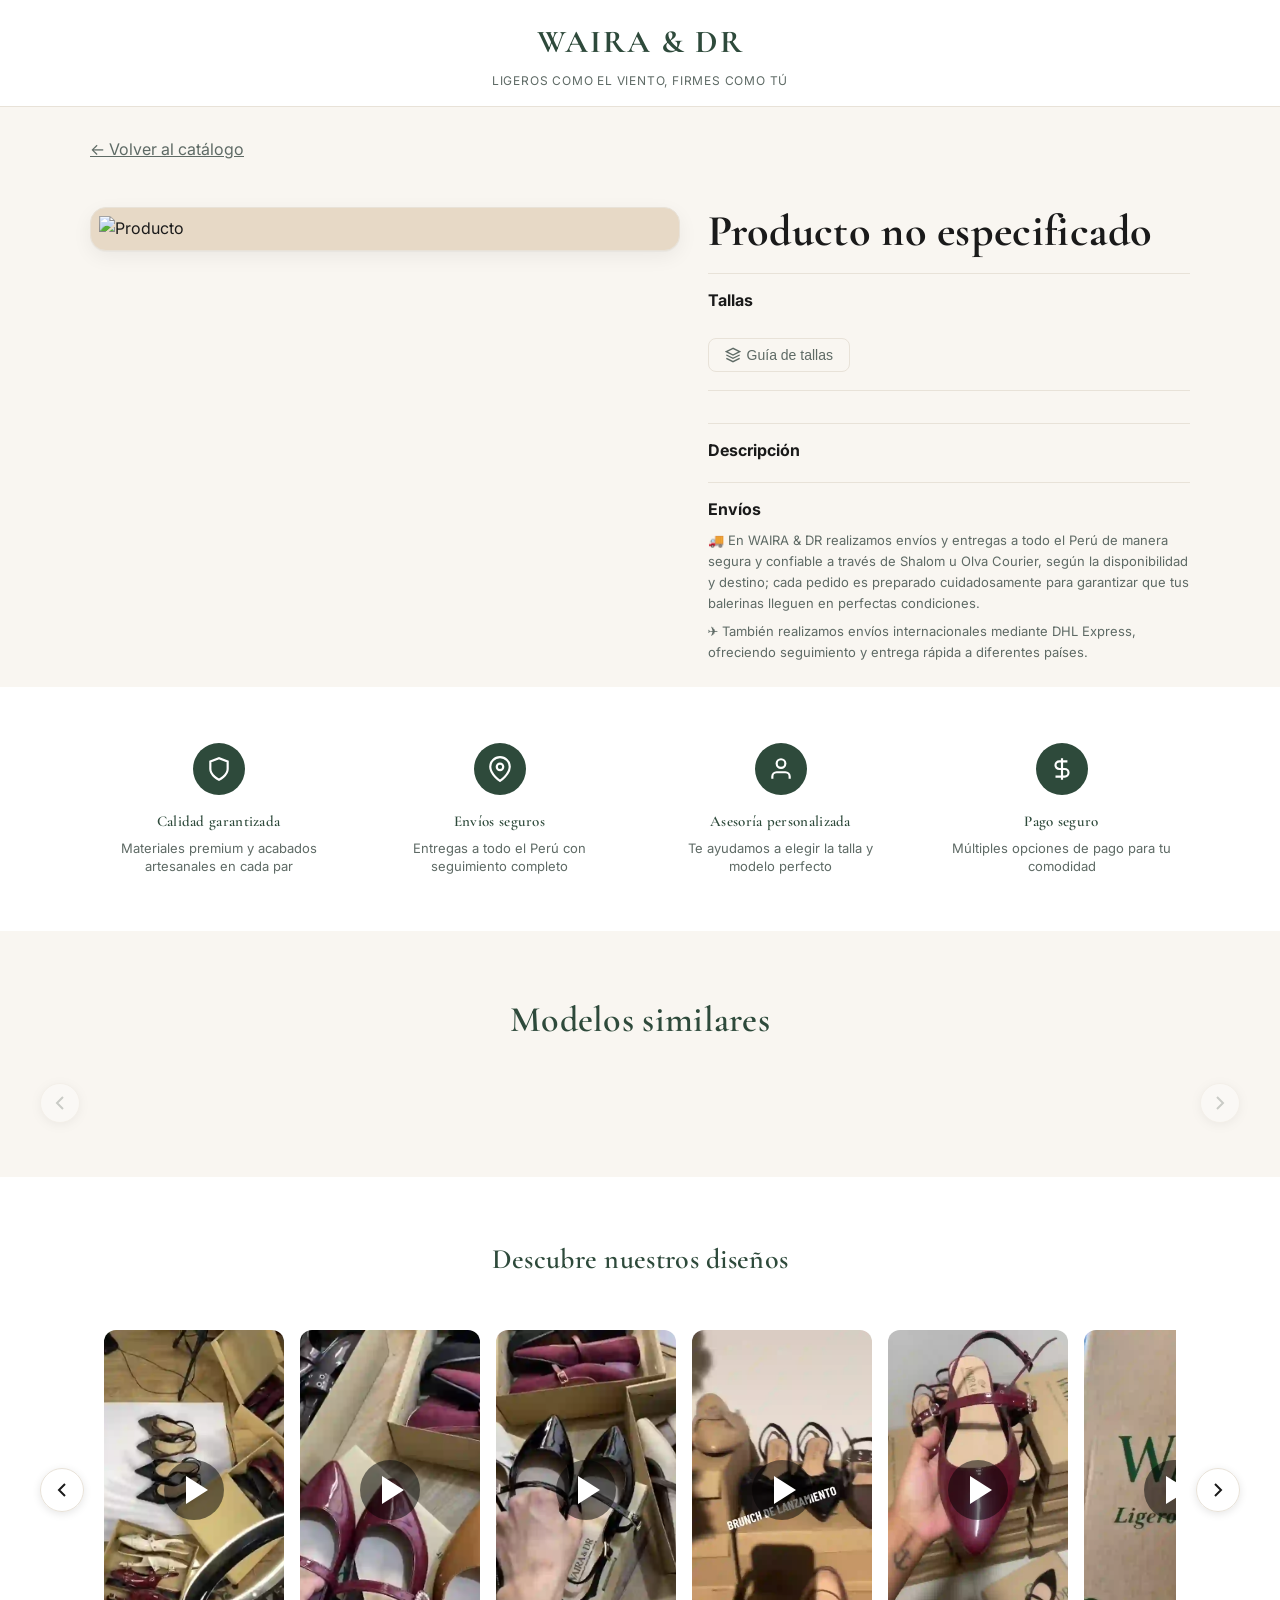
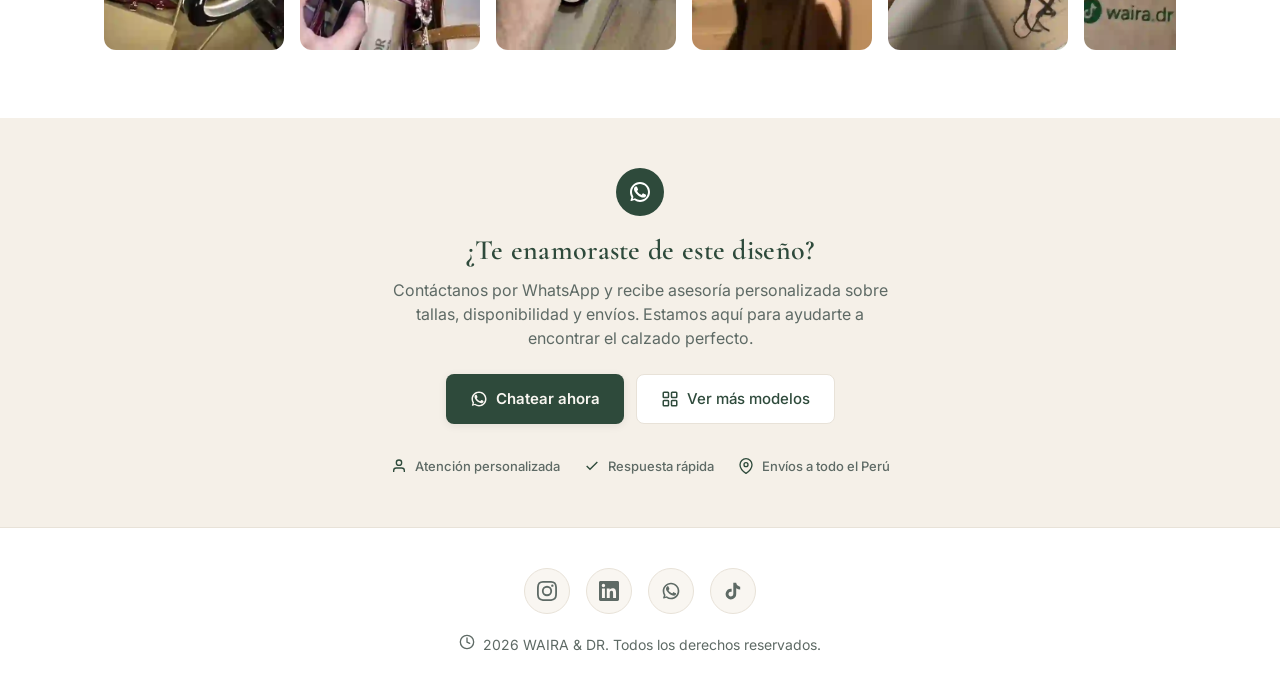
<file: producto.html>
<!doctype html>
<html lang="es">
<head>
  <meta charset="utf-8" />
  <meta name="viewport" content="width=device-width, initial-scale=1" />
  <title>Producto — WAIRA & DR</title>
  <meta name="description" content="Detalle de producto, tallas, precio y cómo hacer tu pedido.">

  <!-- Favicon -->
  <link rel="icon" type="image/png" sizes="32x32" href="assets/img/favicon/favicon-32x32.png">
  <link rel="icon" type="image/png" sizes="16x16" href="assets/img/favicon/favicon-16x16.png">
  <link rel="apple-touch-icon" sizes="180x180" href="assets/img/favicon/apple-touch-icon.png">
  <link rel="icon" type="image/png" sizes="192x192" href="assets/img/favicon/android-chrome-192x192.png">
  <link rel="icon" type="image/png" sizes="512x512" href="assets/img/favicon/android-chrome-512x512.png">

  <!-- Script para actualizar el título antes de GTM -->
  <script>
    // Inicializar dataLayer antes de GTM
    window.dataLayer = window.dataLayer || [];

    // Obtener parámetro del producto de la URL
    (function() {
      const urlParams = new URLSearchParams(window.location.search);
      const productSku = urlParams.get('p');

      // Si hay un SKU, actualizar el título inmediatamente
      // El nombre completo se actualizará después cuando se cargue el producto
      if (productSku) {
        document.title = productSku + ' — WAIRA & DR';

        // Push inicial al dataLayer para que GTM capture el título correcto
        window.dataLayer.push({
          'page_title': document.title,
          'page_location': window.location.href,
          'page_path': window.location.pathname,
          'product_sku_preview': productSku
        });
      }
    })();
  </script>

  <!-- Google Tag Manager -->
  <script>(function(w,d,s,l,i){w[l]=w[l]||[];w[l].push({'gtm.start':
  new Date().getTime(),event:'gtm.js'});var f=d.getElementsByTagName(s)[0],
  j=d.createElement(s),dl=l!='dataLayer'?'&l='+l:'';j.async=true;j.src=
  'https://www.googletagmanager.com/gtm.js?id='+i+dl;f.parentNode.insertBefore(j,f);
  })(window,document,'script','dataLayer','GTM-P3PKMRXD');</script>
  <!-- End Google Tag Manager -->


  <!-- Tipografías + estilos globales existentes -->
  <link rel="preconnect" href="https://fonts.gstatic.com" crossorigin>
  <link rel="preconnect" href="https://fonts.googleapis.com">
  <link href="https://fonts.googleapis.com/css2?family=Cormorant+Garamond:wght@500;600;700&family=Inter:wght@400;500;600;700&display=swap" rel="stylesheet">
  <link rel="stylesheet" href="styles.css" />

  <style>
    /* Estilos específicos de la ficha (reutilizan tokens globales) */
    .product-wrap{
      max-width:1100px;
      margin:24px auto;
      padding:0 16px;
      display:grid;
      grid-template-columns: 1.1fr .9fr;
      gap:28px;
      grid-template-areas:
        "crumbs crumbs"
        "gallery meta";
    }
    .crumbs{ grid-area: crumbs; margin:6px 0 16px; }
    .crumbs a{ color:var(--muted); text-decoration:underline; }

    .gallery{
      grid-area: gallery;
      display:flex; flex-direction:column; gap:12px;
      max-width:100%; /* previene overflow */
    }
    .gallery-main{
      width:100%;
      max-width:100%; /* previene overflow */
      box-sizing:border-box; /* incluye border y padding en el ancho */
      /* sin altura fija: el contenedor se adapta al alto natural de la imagen */
      background:var(--champagne);
      border:1px solid var(--line);
      border-radius:16px;
      overflow:hidden;
      box-shadow:var(--shadow);
      padding:8px; /* pequeño marco para contener la imagen cuando no llena todo */
    }
    .gallery-main img{
      width:100%;
      height:auto;          /* muestra la imagen entera */
      max-height:70vh;      /* evita que crezca demasiado en pantallas pequeñas */
      object-fit:contain;   /* SIN recorte */
      object-position:center;
      display:block;
      margin:0 auto;
    }

    .thumbs{ display:grid; grid-template-columns:repeat(5,1fr); gap:10px; }
    .thumb{
      border:1px solid var(--line); border-radius:12px;
      overflow:hidden; cursor:pointer; background:#fff;
      transition:transform .12s ease, box-shadow .12s ease, border-color .12s ease;
      display:flex; align-items:center; justify-content:center;
      padding:4px;
    }
    .thumb:hover{
      transform:translateY(-1px);
      box-shadow:var(--shadow);
      border-color:color-mix(in oklab, var(--brand) 30%, var(--line));
    }
    .thumb img{
      width:100%; height:90px; object-fit:contain; object-position:center; /* también sin recorte */
    }

    .meta{ grid-area: meta; }
    .meta h1{ margin:0 0 8px; }
    .price{ font-weight:700; font-size:18px; margin:6px 0; }
    .dim{ color:var(--muted); margin:2px 0 10px; }
    .chips{ margin-top:8px; }
    .section{ margin-top:18px; padding-top:14px; border-top:1px solid var(--line); }
    .note{ font-size:13px; color:var(--muted); }

    @media (max-width:900px){
      .product-wrap{
        grid-template-columns:1fr;
        gap:20px;
        grid-template-areas:
          "crumbs"
          "gallery"
          "meta";
      }
      .thumb img{ height:76px; }
    }

    /* Botón de guía de tallas */
    .btn-size-guide{
      display:inline-flex;
      align-items:center;
      gap:6px;
      margin-top:12px;
      padding:8px 16px;
      background:var(--bg);
      color:var(--muted);
      border:1px solid var(--line);
      border-radius:8px;
      font-size:14px;
      font-weight:500;
      cursor:pointer;
      transition:all 0.2s ease;
    }
    .btn-size-guide:hover{
      background:var(--sage);
      color:var(--brand);
      border-color:var(--sage);
      transform:translateY(-1px);
      box-shadow:var(--shadow);
    }
    .btn-size-guide svg{
      flex-shrink:0;
    }

    /* Modal de guía de tallas */
    .size-guide-modal{
      display:none;
      position:fixed;
      top:0;
      left:0;
      width:100%;
      height:100%;
      background:rgba(0,0,0,0.85);
      z-index:1000;
      align-items:center;
      justify-content:center;
      padding:20px;
    }
    .size-guide-modal.active{
      display:flex;
    }
    .size-guide-modal-content{
      position:relative;
      max-width:800px;
      width:100%;
      max-height:90vh;
      background:var(--surface);
      border-radius:16px;
      overflow:hidden;
      box-shadow:0 20px 60px rgba(0,0,0,0.5);
      padding:24px;
    }
    .size-guide-modal h2{
      margin:0 0 20px;
      text-align:center;
      color:var(--brand);
    }
    .size-guide-image-container{
      max-height:70vh;
      overflow-y:auto;
      display:flex;
      justify-content:center;
      border-radius:12px;
      background:var(--bg);
      padding:12px;
    }
    .size-guide-image-container img{
      max-width:100%;
      width:auto;
      height:auto;
      max-height:100%;
      display:block;
      border-radius:8px;
      object-fit:contain;
    }
    .size-guide-modal-close{
      position:absolute;
      top:16px;
      right:16px;
      background:rgba(255,255,255,0.95);
      border:none;
      width:36px;
      height:36px;
      border-radius:50%;
      cursor:pointer;
      display:flex;
      align-items:center;
      justify-content:center;
      z-index:10;
      transition:background 0.2s ease, transform 0.2s ease;
    }
    .size-guide-modal-close:hover{
      background:white;
      transform:scale(1.1);
    }
    .size-guide-modal-close svg{
      color:var(--ink);
    }

    @media (max-width:768px){
      .size-guide-modal{
        padding:16px;
      }
      .size-guide-modal-content{
        padding:20px;
      }
      .size-guide-modal h2{
        font-size:20px;
        margin-bottom:16px;
      }
      .size-guide-image-container{
        padding:8px;
        max-height:65vh;
      }
    }

    /* Sección de Fortalezas/Trust */
    .trust-section{
      background:var(--surface);
      padding:40px 0;
    }
    .trust-container{
      max-width:1100px;
      margin:0 auto;
      padding:0 24px;
    }
    .trust-grid{
      display:grid;
      grid-template-columns:repeat(4, 1fr);
      gap:24px;
    }
    .trust-item{
      text-align:center;
      padding:16px 12px;
    }
    .trust-icon{
      width:52px;
      height:52px;
      margin:0 auto 14px;
      background:var(--brand);
      border-radius:50%;
      display:flex;
      align-items:center;
      justify-content:center;
      color:white;
    }
    .trust-icon svg{
      width:26px;
      height:26px;
    }
    .trust-title{
      font-size:15px;
      font-weight:600;
      color:var(--brand);
      margin:0 0 6px;
    }
    .trust-description{
      font-size:13px;
      color:var(--muted);
      margin:0;
      line-height:1.4;
    }

    @media (max-width:900px){
      .trust-grid{
        grid-template-columns:repeat(2, 1fr);
        gap:20px;
      }
    }
    @media (max-width:640px){
      .trust-section{
        padding:30px 0;
      }
      .trust-container{
        padding:0 16px;
      }
      .trust-grid{
        display:flex;
        overflow-x:auto;
        scroll-snap-type:x mandatory;
        gap:16px;
        padding:8px 0 16px;
        -webkit-overflow-scrolling:touch;
        scrollbar-width:none;
      }
      .trust-grid::-webkit-scrollbar{
        display:none;
      }
      .trust-item{
        flex:0 0 calc(50% - 8px);
        scroll-snap-align:start;
        padding:20px 16px;
        background:var(--bg);
        border-radius:12px;
      }
      .trust-icon{
        width:56px;
        height:56px;
        margin:0 auto 16px;
      }
      .trust-icon svg{
        width:28px;
        height:28px;
      }
      .trust-title{
        font-size:14px;
        margin-bottom:8px;
      }
      .trust-description{
        font-size:13px;
      }
    }

    /* Sección de Productos Similares */
    .similar-products-section{
      background:var(--bg);
      padding:60px 0;
    }
    .similar-products-container{
      max-width:1200px;
      margin:0 auto;
      padding:0 24px;
    }
    .similar-products-title{
      text-align:center;
      margin:0 0 40px;
      color:var(--brand);
      font-size:clamp(28px, 3vw, 36px);
    }
    .carousel-wrapper{
      position:relative;
      padding:0 50px;
    }
    .carousel-nav{
      position:absolute;
      top:50%;
      transform:translateY(-50%);
      background:var(--surface);
      border:1px solid var(--line);
      border-radius:50%;
      width:40px;
      height:40px;
      display:flex;
      align-items:center;
      justify-content:center;
      cursor:pointer;
      transition:all 0.2s ease;
      z-index:10;
      color:var(--muted);
    }
    .carousel-nav:hover{
      background:var(--bg);
      border-color:var(--brand);
      color:var(--brand);
      transform:translateY(-50%) scale(1.1);
    }
    .carousel-nav-left{
      left:0;
    }
    .carousel-nav-right{
      right:0;
    }
    .carousel-nav:disabled{
      opacity:0.3;
      cursor:not-allowed;
      pointer-events:none;
    }
    @media (max-width:767px){
      .carousel-wrapper{
        padding:0;
      }
      .carousel-nav{
        display:none;
      }
    }
    .similar-products-carousel{
      display:flex;
      gap:20px;
      overflow-x:auto;
      scroll-snap-type:x mandatory;
      padding:8px 0 20px;
      -webkit-overflow-scrolling:touch;
      scrollbar-width:thin;
      scrollbar-color:var(--line) transparent;
    }
    .similar-products-carousel::-webkit-scrollbar{
      height:8px;
    }
    .similar-products-carousel::-webkit-scrollbar-track{
      background:transparent;
    }
    .similar-products-carousel::-webkit-scrollbar-thumb{
      background:var(--line);
      border-radius:4px;
    }
    .similar-products-carousel::-webkit-scrollbar-thumb:hover{
      background:var(--muted);
    }
    .similar-product-card{
      flex:0 0 240px;
      scroll-snap-align:start;
      background:var(--surface);
      border:1px solid var(--line);
      border-radius:12px;
      overflow:hidden;
      transition:transform 0.2s ease, box-shadow 0.2s ease;
      cursor:pointer;
      text-decoration:none;
      color:inherit;
      display:flex;
      flex-direction:column;
    }
    .similar-product-card:hover{
      transform:translateY(-4px);
      box-shadow:var(--shadow);
      border-color:color-mix(in oklab, var(--brand) 30%, var(--line));
    }
    .similar-product-image{
      width:100%;
      height:240px;
      object-fit:cover;
      background:var(--champagne);
    }
    .similar-product-info{
      padding:16px;
      display:flex;
      flex-direction:column;
      gap:8px;
      flex:1;
    }
    .similar-product-name{
      font-weight:600;
      font-size:16px;
      color:var(--ink);
      margin:0;
    }
    .similar-product-price{
      font-weight:700;
      font-size:15px;
      color:var(--brand);
      margin:0;
    }
    .similar-product-tallas{
      font-size:13px;
      color:var(--muted);
      margin:0;
    }

    @media (min-width:768px){
      .similar-product-card{
        flex:0 0 260px;
      }
    }

    /* Sección CTA */
    .cta-section{
      background:#F5F0E8;
      padding:50px 0;
      position:relative;
    }
    .cta-container{
      max-width:700px;
      margin:0 auto;
      padding:0 24px;
      text-align:center;
    }
    .cta-icon{
      width:48px;
      height:48px;
      margin:0 auto 16px;
      background:var(--brand);
      border-radius:50%;
      display:flex;
      align-items:center;
      justify-content:center;
      color:white;
    }
    .cta-icon svg{
      width:24px;
      height:24px;
    }
    .cta-title{
      font-size:clamp(22px, 3vw, 28px);
      color:var(--brand);
      margin:0 0 10px;
      font-weight:600;
      line-height:1.3;
    }
    .cta-subtitle{
      font-size:clamp(14px, 1.8vw, 16px);
      color:var(--muted);
      margin:0 0 24px;
      line-height:1.5;
      max-width:500px;
      margin-left:auto;
      margin-right:auto;
    }
    .cta-buttons{
      display:flex;
      gap:12px;
      justify-content:center;
      flex-wrap:wrap;
    }
    .btn-cta-primary{
      display:inline-flex;
      align-items:center;
      gap:8px;
      padding:12px 24px;
      background:var(--brand);
      color:var(--brand-ink);
      border:none;
      border-radius:8px;
      font-size:15px;
      font-weight:600;
      text-decoration:none;
      cursor:pointer;
      transition:all 0.2s ease;
      box-shadow:0 2px 8px rgba(0,0,0,0.08);
    }
    .btn-cta-primary:hover{
      transform:translateY(-2px);
      box-shadow:0 4px 12px rgba(0,0,0,0.12);
    }
    .btn-cta-primary svg{
      width:18px;
      height:18px;
    }
    .btn-cta-secondary{
      display:inline-flex;
      align-items:center;
      gap:8px;
      padding:12px 24px;
      background:white;
      color:var(--brand);
      border:1px solid var(--line);
      border-radius:8px;
      font-size:15px;
      font-weight:500;
      text-decoration:none;
      cursor:pointer;
      transition:all 0.2s ease;
    }
    .btn-cta-secondary:hover{
      border-color:var(--brand);
      background:var(--surface);
      transform:translateY(-2px);
    }
    .btn-cta-secondary svg{
      width:18px;
      height:18px;
    }
    .cta-features{
      display:flex;
      gap:24px;
      justify-content:center;
      margin-top:32px;
      flex-wrap:wrap;
    }
    .cta-feature{
      display:flex;
      align-items:center;
      gap:8px;
      color:var(--muted);
      font-size:13px;
      font-weight:500;
    }
    .cta-feature svg{
      width:16px;
      height:16px;
      color:var(--brand);
      flex-shrink:0;
    }

    @media (max-width:640px){
      .cta-section{
        padding:40px 0;
      }
      .cta-container{
        padding:0 20px;
      }
      .cta-title{
        font-size:20px;
      }
      .cta-subtitle{
        font-size:14px;
        margin-bottom:20px;
      }
      .cta-buttons{
        flex-direction:column;
        align-items:stretch;
        gap:10px;
      }
      .btn-cta-primary,
      .btn-cta-secondary{
        justify-content:center;
        padding:11px 20px;
        font-size:14px;
      }
      .cta-features{
        flex-direction:column;
        gap:12px;
        align-items:center;
        margin-top:24px;
      }
    }

  </style>
</head>


<body>
  <!-- Google Tag Manager (noscript) -->
  <noscript><iframe src="https://www.googletagmanager.com/ns.html?id=GTM-P3PKMRXD"
  height="0" width="0" style="display:none;visibility:hidden"></iframe></noscript>
  <!-- End Google Tag Manager (noscript) -->

  <header class="hero-nav">
    <div class="hero-nav-content">
      <a href="./" style="text-decoration:none; color:inherit;">
        <strong class="logo-large">WAIRA & DR</strong>
      </a>
      <p class="tagline">Ligeros como el viento, firmes como tú</p>
    </div>
  </header>

  <main class="product-wrap">
    <div class="crumbs"><a href="./">← Volver al catálogo</a></div>

    <div class="gallery">
      <div class="gallery-main"><img id="mainImg" alt="Producto" /></div>
      <div id="thumbs" class="thumbs"></div>
    </div>

    <article class="meta">
      <h1 id="title">Producto</h1>
      <div id="price" class="price"></div>
      <div id="taco" class="dim"></div>

      <div class="section">
        <strong>Tallas</strong>
        <div id="tallas" class="chips" style="margin-top:6px"></div>
        <div id="stock" class="note" style="margin-top:6px"></div>

        <!-- Botón de guía de tallas -->
        <button id="sizeGuideBtn" class="btn-size-guide">
          <svg width="16" height="16" viewBox="0 0 24 24" fill="none" stroke="currentColor" stroke-width="2">
            <path d="M12 2L2 7l10 5 10-5-10-5zM2 17l10 5 10-5M2 12l10 5 10-5"/>
          </svg>
          Guía de tallas
        </button>
      </div>

      <!-- Botón de compra (estilo Shopify) -->
      <div class="section">
        <div id="ctaText"></div>
      </div>

      <div class="section">
        <strong>Descripción</strong>
        <p id="desc" class="note" style="margin-top:4px"></p>
      </div>

      <div class="section">
        <strong>Envíos</strong>
        <div class="note" style="margin-top:8px">
          <p style="margin:0 0 8px">🚚 En WAIRA & DR realizamos envíos y entregas a todo el Perú de manera segura y confiable a través de Shalom u Olva Courier, según la disponibilidad y destino; cada pedido es preparado cuidadosamente para garantizar que tus balerinas lleguen en perfectas condiciones.</p>
          <p style="margin:0">✈️ También realizamos envíos internacionales mediante DHL Express, ofreciendo seguimiento y entrega rápida a diferentes países.</p>
        </div>
      </div>
    </article>
  </main>

  <!-- Modal de Guía de Tallas -->
  <div class="size-guide-modal" id="sizeGuideModal">
    <div class="size-guide-modal-content">
      <button class="size-guide-modal-close" id="closeSizeGuide" aria-label="Cerrar">
        <svg width="24" height="24" viewBox="0 0 24 24" fill="none" stroke="currentColor" stroke-width="2">
          <path d="M18 6L6 18M6 6l12 12"/>
        </svg>
      </button>
      <h2>Guía de tallas</h2>
      <div class="size-guide-image-container">
        <img src="assets/img/guia-tallas.webp" alt="Guía de tallas WAIRA & DR" id="sizeGuideImage">
      </div>
    </div>
  </div>

  <!-- Sección de Fortalezas -->
  <section class="trust-section">
    <div class="trust-container">
      <div class="trust-grid">
        <!-- Fortaleza 1 -->
        <div class="trust-item">
          <div class="trust-icon">
            <svg viewBox="0 0 24 24" fill="none" stroke="currentColor" stroke-width="2" xmlns="http://www.w3.org/2000/svg">
              <path d="M12 22s8-4 8-10V5l-8-3-8 3v7c0 6 8 10 8 10z"/>
            </svg>
          </div>
          <h3 class="trust-title">Calidad garantizada</h3>
          <p class="trust-description">Materiales premium y acabados artesanales en cada par</p>
        </div>

        <!-- Fortaleza 2 -->
        <div class="trust-item">
          <div class="trust-icon">
            <svg viewBox="0 0 24 24" fill="none" stroke="currentColor" stroke-width="2" xmlns="http://www.w3.org/2000/svg">
              <path d="M21 10c0 7-9 13-9 13s-9-6-9-13a9 9 0 0 1 18 0z"/>
              <circle cx="12" cy="10" r="3"/>
            </svg>
          </div>
          <h3 class="trust-title">Envíos seguros</h3>
          <p class="trust-description">Entregas a todo el Perú con seguimiento completo</p>
        </div>

        <!-- Fortaleza 3 -->
        <div class="trust-item">
          <div class="trust-icon">
            <svg viewBox="0 0 24 24" fill="none" stroke="currentColor" stroke-width="2" xmlns="http://www.w3.org/2000/svg">
              <path d="M20 21v-2a4 4 0 0 0-4-4H8a4 4 0 0 0-4 4v2"/>
              <circle cx="12" cy="7" r="4"/>
            </svg>
          </div>
          <h3 class="trust-title">Asesoría personalizada</h3>
          <p class="trust-description">Te ayudamos a elegir la talla y modelo perfecto</p>
        </div>

        <!-- Fortaleza 4 -->
        <div class="trust-item">
          <div class="trust-icon">
            <svg viewBox="0 0 24 24" fill="none" stroke="currentColor" stroke-width="2" xmlns="http://www.w3.org/2000/svg">
              <path d="M12 2v20M17 5H9.5a3.5 3.5 0 0 0 0 7h5a3.5 3.5 0 0 1 0 7H6"/>
            </svg>
          </div>
          <h3 class="trust-title">Pago seguro</h3>
          <p class="trust-description">Múltiples opciones de pago para tu comodidad</p>
        </div>
      </div>
    </div>
  </section>

  <!-- Sección de Productos Similares -->
  <section class="similar-products-section">
    <div class="similar-products-container">
      <h2 class="similar-products-title">Modelos similares</h2>
      <div class="carousel-wrapper">
        <button class="carousel-nav carousel-nav-left" id="scrollLeft" aria-label="Anterior">
          <svg width="24" height="24" viewBox="0 0 24 24" fill="none" stroke="currentColor" stroke-width="2">
            <polyline points="15 18 9 12 15 6"></polyline>
          </svg>
        </button>
        <div class="similar-products-carousel" id="similarProductsCarousel">
          <!-- Los productos se cargarán dinámicamente aquí -->
        </div>
        <button class="carousel-nav carousel-nav-right" id="scrollRight" aria-label="Siguiente">
          <svg width="24" height="24" viewBox="0 0 24 24" fill="none" stroke="currentColor" stroke-width="2">
            <polyline points="9 18 15 12 9 6"></polyline>
          </svg>
        </button>
      </div>
    </div>
  </section>

  <!-- Sección de Videos -->
  <section class="video-section">
    <div class="video-container">
      <h2 class="video-section-title">Descubre nuestros diseños</h2>
      <div class="video-carousel">
        <button class="video-nav video-nav-prev" aria-label="Anterior">
          <svg width="24" height="24" viewBox="0 0 24 24" fill="none" stroke="currentColor" stroke-width="2">
            <path d="M15 18l-6-6 6-6"/>
          </svg>
        </button>

        <div class="video-thumbnails" id="videoThumbnails">
          <!-- Video 1 -->
          <div class="video-thumb" data-video="assets/video/video-1.mp4">
            <video muted playsinline preload="metadata" poster="assets/img/video-posters/video-1.webp">
              <source src="assets/video/video-1.mp4" type="video/mp4">
            </video>
            <div class="video-play-icon">
              <svg width="48" height="48" viewBox="0 0 24 24" fill="white">
                <path d="M8 5v14l11-7z"/>
              </svg>
            </div>
          </div>

          <!-- Video 2 -->
          <div class="video-thumb" data-video="assets/video/video-2.mp4">
            <video muted playsinline preload="metadata" poster="assets/img/video-posters/video-2.webp">
              <source src="assets/video/video-2.mp4" type="video/mp4">
            </video>
            <div class="video-play-icon">
              <svg width="48" height="48" viewBox="0 0 24 24" fill="white">
                <path d="M8 5v14l11-7z"/>
              </svg>
            </div>
          </div>

          <!-- Video 3 -->
          <div class="video-thumb" data-video="assets/video/video-3.mp4">
            <video muted playsinline preload="metadata" poster="assets/img/video-posters/video-3.webp">
              <source src="assets/video/video-3.mp4" type="video/mp4">
            </video>
            <div class="video-play-icon">
              <svg width="48" height="48" viewBox="0 0 24 24" fill="white">
                <path d="M8 5v14l11-7z"/>
              </svg>
            </div>
          </div>

          <!-- Video 4 -->
          <div class="video-thumb" data-video="assets/video/video-4.mp4">
            <video muted playsinline preload="metadata" poster="assets/img/video-posters/video-4.webp">
              <source src="assets/video/video-4.mp4" type="video/mp4">
            </video>
            <div class="video-play-icon">
              <svg width="48" height="48" viewBox="0 0 24 24" fill="white">
                <path d="M8 5v14l11-7z"/>
              </svg>
            </div>
          </div>

          <!-- Video 5 -->
          <div class="video-thumb" data-video="assets/video/video-5.mp4">
            <video muted playsinline preload="metadata" poster="assets/img/video-posters/video-5.webp">
              <source src="assets/video/video-5.mp4" type="video/mp4">
            </video>
            <div class="video-play-icon">
              <svg width="48" height="48" viewBox="0 0 24 24" fill="white">
                <path d="M8 5v14l11-7z"/>
              </svg>
            </div>
          </div>

          <!-- Video 6 -->
          <div class="video-thumb" data-video="assets/video/video-6.mp4">
            <video muted playsinline preload="metadata" poster="assets/img/video-posters/video-6.webp">
              <source src="assets/video/video-6.mp4" type="video/mp4">
            </video>
            <div class="video-play-icon">
              <svg width="48" height="48" viewBox="0 0 24 24" fill="white">
                <path d="M8 5v14l11-7z"/>
              </svg>
            </div>
          </div>

          <!-- Video 7 -->
          <div class="video-thumb" data-video="assets/video/video-7.mp4">
            <video muted playsinline preload="metadata" poster="assets/img/video-posters/video-7.webp">
              <source src="assets/video/video-7.mp4" type="video/mp4">
            </video>
            <div class="video-play-icon">
              <svg width="48" height="48" viewBox="0 0 24 24" fill="white">
                <path d="M8 5v14l11-7z"/>
              </svg>
            </div>
          </div>

          <!-- Video 8 -->
          <div class="video-thumb" data-video="assets/video/video-8.mp4">
            <video muted playsinline preload="metadata" poster="assets/img/video-posters/video-8.webp">
              <source src="assets/video/video-8.mp4" type="video/mp4">
            </video>
            <div class="video-play-icon">
              <svg width="48" height="48" viewBox="0 0 24 24" fill="white">
                <path d="M8 5v14l11-7z"/>
              </svg>
            </div>
          </div>
        </div>

        <button class="video-nav video-nav-next" aria-label="Siguiente">
          <svg width="24" height="24" viewBox="0 0 24 24" fill="none" stroke="currentColor" stroke-width="2">
            <path d="M9 18l6-6-6-6"/>
          </svg>
        </button>
      </div>
    </div>
  </section>

  <!-- Modal de Video -->
  <div class="video-modal" id="videoModal">
    <div class="video-modal-content">
      <button class="video-modal-close" id="closeModal" aria-label="Cerrar">
        <svg width="24" height="24" viewBox="0 0 24 24" fill="none" stroke="currentColor" stroke-width="2">
          <path d="M18 6L6 18M6 6l12 12"/>
        </svg>
      </button>

      <button class="video-modal-nav video-modal-prev" id="prevVideo" aria-label="Video anterior">
        <svg width="24" height="24" viewBox="0 0 24 24" fill="none" stroke="currentColor" stroke-width="2">
          <path d="M15 18l-6-6 6-6"/>
        </svg>
      </button>

      <video id="modalVideo" controls playsinline>
        <source src="" type="video/mp4">
      </video>

      <button class="video-modal-nav video-modal-next" id="nextVideo" aria-label="Siguiente video">
        <svg width="24" height="24" viewBox="0 0 24 24" fill="none" stroke="currentColor" stroke-width="2">
          <path d="M9 18l6-6-6-6"/>
        </svg>
      </button>

      <div class="video-pagination" id="videoPagination"></div>
    </div>
  </div>

  <!-- Sección CTA -->
  <section class="cta-section">
    <div class="cta-container">
      <div class="cta-icon">
        <svg viewBox="0 0 24 24" fill="none" xmlns="http://www.w3.org/2000/svg">
          <path d="M17.472 14.382c-.297-.149-1.758-.867-2.03-.967-.273-.099-.471-.148-.67.15-.197.297-.767.966-.94 1.164-.173.199-.347.223-.644.075-.297-.15-1.255-.463-2.39-1.475-.883-.788-1.48-1.761-1.653-2.059-.173-.297-.018-.458.13-.606.134-.133.298-.347.446-.52.149-.174.198-.298.298-.497.099-.198.05-.371-.025-.52-.075-.149-.669-1.612-.916-2.207-.242-.579-.487-.5-.669-.51-.173-.008-.371-.01-.57-.01-.198 0-.52.074-.792.372-.272.297-1.04 1.016-1.04 2.479 0 1.462 1.065 2.875 1.213 3.074.149.198 2.096 3.2 5.077 4.487.709.306 1.262.489 1.694.625.712.227 1.36.195 1.871.118.571-.085 1.758-.719 2.006-1.413.248-.694.248-1.289.173-1.413-.074-.124-.272-.198-.57-.347z" fill="currentColor"/>
          <path d="M12 2C6.477 2 2 6.477 2 12c0 1.89.525 3.66 1.438 5.168L2.546 20.2c-.157.47.302.928.772.772l3.032-.892A9.958 9.958 0 0012 22c5.523 0 10-4.477 10-10S17.523 2 12 2zm0 18c-1.706 0-3.305-.535-4.61-1.447l-.33-.233-2.246.66.66-2.246-.233-.33A7.958 7.958 0 014 12c0-4.411 3.589-8 8-8s8 3.589 8 8-3.589 8-8 8z" fill="currentColor"/>
        </svg>
      </div>

      <h2 class="cta-title">¿Te enamoraste de este diseño?</h2>
      <p class="cta-subtitle">Contáctanos por WhatsApp y recibe asesoría personalizada sobre tallas, disponibilidad y envíos. Estamos aquí para ayudarte a encontrar el calzado perfecto.</p>

      <div class="cta-buttons">
        <a href="https://wa.me/51906396063?text=Hola%2C%20me%20interesa%20este%20producto" target="_blank" rel="noopener noreferrer" class="btn-cta-primary">
          <svg viewBox="0 0 24 24" fill="none" xmlns="http://www.w3.org/2000/svg">
            <path d="M17.472 14.382c-.297-.149-1.758-.867-2.03-.967-.273-.099-.471-.148-.67.15-.197.297-.767.966-.94 1.164-.173.199-.347.223-.644.075-.297-.15-1.255-.463-2.39-1.475-.883-.788-1.48-1.761-1.653-2.059-.173-.297-.018-.458.13-.606.134-.133.298-.347.446-.52.149-.174.198-.298.298-.497.099-.198.05-.371-.025-.52-.075-.149-.669-1.612-.916-2.207-.242-.579-.487-.5-.669-.51-.173-.008-.371-.01-.57-.01-.198 0-.52.074-.792.372-.272.297-1.04 1.016-1.04 2.479 0 1.462 1.065 2.875 1.213 3.074.149.198 2.096 3.2 5.077 4.487.709.306 1.262.489 1.694.625.712.227 1.36.195 1.871.118.571-.085 1.758-.719 2.006-1.413.248-.694.248-1.289.173-1.413-.074-.124-.272-.198-.57-.347z" fill="currentColor"/>
            <path d="M12 2C6.477 2 2 6.477 2 12c0 1.89.525 3.66 1.438 5.168L2.546 20.2c-.157.47.302.928.772.772l3.032-.892A9.958 9.958 0 0012 22c5.523 0 10-4.477 10-10S17.523 2 12 2zm0 18c-1.706 0-3.305-.535-4.61-1.447l-.33-.233-2.246.66.66-2.246-.233-.33A7.958 7.958 0 014 12c0-4.411 3.589-8 8-8s8 3.589 8 8-3.589 8-8 8z" fill="currentColor"/>
          </svg>
          Chatear ahora
        </a>
        <a href="./" class="btn-cta-secondary">
          <svg viewBox="0 0 24 24" fill="none" stroke="currentColor" stroke-width="2" xmlns="http://www.w3.org/2000/svg">
            <rect x="3" y="3" width="7" height="7" rx="1"/>
            <rect x="14" y="3" width="7" height="7" rx="1"/>
            <rect x="14" y="14" width="7" height="7" rx="1"/>
            <rect x="3" y="14" width="7" height="7" rx="1"/>
          </svg>
          Ver más modelos
        </a>
      </div>

      <div class="cta-features">
        <div class="cta-feature">
          <svg viewBox="0 0 24 24" fill="none" stroke="currentColor" stroke-width="2" xmlns="http://www.w3.org/2000/svg">
            <path d="M20 21v-2a4 4 0 0 0-4-4H8a4 4 0 0 0-4 4v2"/>
            <circle cx="12" cy="7" r="4"/>
          </svg>
          Atención personalizada
        </div>
        <div class="cta-feature">
          <svg viewBox="0 0 24 24" fill="none" stroke="currentColor" stroke-width="2" xmlns="http://www.w3.org/2000/svg">
            <polyline points="20 6 9 17 4 12"/>
          </svg>
          Respuesta rápida
        </div>
        <div class="cta-feature">
          <svg viewBox="0 0 24 24" fill="none" stroke="currentColor" stroke-width="2" xmlns="http://www.w3.org/2000/svg">
            <path d="M21 10c0 7-9 13-9 13s-9-6-9-13a9 9 0 0 1 18 0z"/>
            <circle cx="12" cy="10" r="3"/>
          </svg>
          Envíos a todo el Perú
        </div>
      </div>
    </div>
  </section>

  <!-- Footer con redes sociales -->
  <footer class="footer">
    <div class="footer-content">
      <!-- Redes sociales -->
      <div class="social-links">
        <a href="https://www.instagram.com/waira.dr/" target="_blank" rel="noopener noreferrer" aria-label="Instagram" class="social-link">
          <svg width="24" height="24" viewBox="0 0 24 24" fill="none" xmlns="http://www.w3.org/2000/svg">
            <path d="M12 2.163c3.204 0 3.584.012 4.85.07 3.252.148 4.771 1.691 4.919 4.919.058 1.265.069 1.645.069 4.849 0 3.205-.012 3.584-.069 4.849-.149 3.225-1.664 4.771-4.919 4.919-1.266.058-1.644.07-4.85.07-3.204 0-3.584-.012-4.849-.07-3.26-.149-4.771-1.699-4.919-4.92-.058-1.265-.07-1.644-.07-4.849 0-3.204.013-3.583.07-4.849.149-3.227 1.664-4.771 4.919-4.919 1.266-.057 1.645-.069 4.849-.069zM12 0C8.741 0 8.333.014 7.053.072 2.695.272.273 2.69.073 7.052.014 8.333 0 8.741 0 12c0 3.259.014 3.668.072 4.948.2 4.358 2.618 6.78 6.98 6.98C8.333 23.986 8.741 24 12 24c3.259 0 3.668-.014 4.948-.072 4.354-.2 6.782-2.618 6.979-6.98.059-1.28.073-1.689.073-4.948 0-3.259-.014-3.667-.072-4.947-.196-4.354-2.617-6.78-6.979-6.98C15.668.014 15.259 0 12 0zm0 5.838a6.162 6.162 0 100 12.324 6.162 6.162 0 000-12.324zM12 16a4 4 0 110-8 4 4 0 010 8zm6.406-11.845a1.44 1.44 0 100 2.881 1.44 1.44 0 000-2.881z" fill="currentColor"/>
          </svg>
        </a>
        <a href="https://www.linkedin.com/company/waira-dr/" target="_blank" rel="noopener noreferrer" aria-label="LinkedIn" class="social-link">
          <svg width="24" height="24" viewBox="0 0 24 24" fill="none" xmlns="http://www.w3.org/2000/svg">
            <path d="M20.447 20.452h-3.554v-5.569c0-1.328-.027-3.037-1.852-3.037-1.853 0-2.136 1.445-2.136 2.939v5.667H9.351V9h3.414v1.561h.046c.477-.9 1.637-1.85 3.37-1.85 3.601 0 4.267 2.37 4.267 5.455v6.286zM5.337 7.433a2.062 2.062 0 01-2.063-2.065 2.064 2.064 0 112.063 2.065zm1.782 13.019H3.555V9h3.564v11.452zM22.225 0H1.771C.792 0 0 .774 0 1.729v20.542C0 23.227.792 24 1.771 24h20.451C23.2 24 24 23.227 24 22.271V1.729C24 .774 23.2 0 22.222 0h.003z" fill="currentColor"/>
          </svg>
        </a>
        <a href="https://wa.me/51906396063" target="_blank" rel="noopener noreferrer" aria-label="WhatsApp" class="social-link">
          <svg width="24" height="24" viewBox="0 0 24 24" fill="none" xmlns="http://www.w3.org/2000/svg">
            <path d="M17.472 14.382c-.297-.149-1.758-.867-2.03-.967-.273-.099-.471-.148-.67.15-.197.297-.767.966-.94 1.164-.173.199-.347.223-.644.075-.297-.15-1.255-.463-2.39-1.475-.883-.788-1.48-1.761-1.653-2.059-.173-.297-.018-.458.13-.606.134-.133.298-.347.446-.52.149-.174.198-.298.298-.497.099-.198.05-.371-.025-.52-.075-.149-.669-1.612-.916-2.207-.242-.579-.487-.5-.669-.51-.173-.008-.371-.01-.57-.01-.198 0-.52.074-.792.372-.272.297-1.04 1.016-1.04 2.479 0 1.462 1.065 2.875 1.213 3.074.149.198 2.096 3.2 5.077 4.487.709.306 1.262.489 1.694.625.712.227 1.36.195 1.871.118.571-.085 1.758-.719 2.006-1.413.248-.694.248-1.289.173-1.413-.074-.124-.272-.198-.57-.347z" fill="currentColor"/>
            <path d="M12 2C6.477 2 2 6.477 2 12c0 1.89.525 3.66 1.438 5.168L2.546 20.2c-.157.47.302.928.772.772l3.032-.892A9.958 9.958 0 0012 22c5.523 0 10-4.477 10-10S17.523 2 12 2zm0 18c-1.706 0-3.305-.535-4.61-1.447l-.33-.233-2.246.66.66-2.246-.233-.33A7.958 7.958 0 014 12c0-4.411 3.589-8 8-8s8 3.589 8 8-3.589 8-8 8z" fill="currentColor"/>
          </svg>
        </a>
        <a href="https://www.tiktok.com/@waira.dr" target="_blank" rel="noopener noreferrer" aria-label="TikTok" class="social-link">
          <svg width="24" height="24" viewBox="0 0 24 24" fill="none" xmlns="http://www.w3.org/2000/svg">
            <path d="M19.59 6.69a4.83 4.83 0 01-3.77-4.25V2h-3.45v13.67a2.89 2.89 0 01-5.2 1.74 2.89 2.89 0 012.31-4.64 2.93 2.93 0 01.88.13V9.4a6.84 6.84 0 00-1-.05A6.33 6.33 0 005 20.1a6.34 6.34 0 0010.86-4.43v-7a8.16 8.16 0 004.77 1.52v-3.4a4.85 4.85 0 01-1-.1z" fill="currentColor"/>
          </svg>
        </a>
      </div>

      <p class="footer-text">
        <span id="refreshIconProducto" style="cursor: pointer; display: inline-flex; align-items: center; transition: transform 0.3s;" title="Actualizar catálogo">
          <svg width="16" height="16" viewBox="0 0 24 24" fill="none" xmlns="http://www.w3.org/2000/svg" style="margin-right: 4px;">
            <circle cx="12" cy="12" r="10" stroke="currentColor" stroke-width="2" fill="none"/>
            <path d="M12 6v6l4 2" stroke="currentColor" stroke-width="2" stroke-linecap="round"/>
          </svg>
        </span>
        <span id="year-producto"></span> WAIRA & DR. Todos los derechos reservados.
      </p>
    </div>
  </footer>

  <script>
    // Año dinámico en footer
    document.getElementById('year-producto').textContent = new Date().getFullYear();

    // Botón de actualizar catálogo (ícono del footer)
    const refreshIconProducto = document.getElementById('refreshIconProducto');
    if (refreshIconProducto) {
      refreshIconProducto.addEventListener('click', function() {
        // Animación de rotación
        this.style.transform = 'rotate(360deg)';
        setTimeout(() => { this.style.transform = 'rotate(0deg)'; }, 300);

        // Limpiar caché
        localStorage.removeItem('waira_catalog_cache');
        console.log('🗑️ Caché limpiado manualmente desde footer (producto)');

        // Recargar página para forzar nueva descarga
        setTimeout(() => {
          location.reload();
        }, 300);
      });

      // Cambiar cursor y efecto hover
      refreshIconProducto.addEventListener('mouseenter', function() {
        this.style.opacity = '0.7';
      });
      refreshIconProducto.addEventListener('mouseleave', function() {
        this.style.opacity = '1';
      });
    }

    // ===== MODAL DE GUÍA DE TALLAS =====
    const sizeGuideBtn = document.getElementById('sizeGuideBtn');
    const sizeGuideModal = document.getElementById('sizeGuideModal');
    const closeSizeGuide = document.getElementById('closeSizeGuide');

    // Abrir modal
    sizeGuideBtn.addEventListener('click', () => {
      sizeGuideModal.classList.add('active');
      document.body.style.overflow = 'hidden';
    });

    // Cerrar modal
    function closeSizeGuideModal() {
      sizeGuideModal.classList.remove('active');
      document.body.style.overflow = '';
    }

    closeSizeGuide.addEventListener('click', closeSizeGuideModal);

    // Cerrar al hacer click fuera del modal
    sizeGuideModal.addEventListener('click', (e) => {
      if (e.target === sizeGuideModal) {
        closeSizeGuideModal();
      }
    });

    // Cerrar con tecla ESC
    document.addEventListener('keydown', (e) => {
      if (e.key === 'Escape' && sizeGuideModal.classList.contains('active')) {
        closeSizeGuideModal();
      }
    });

    // ===== NAVEGACIÓN DEL CARRUSEL DE PRODUCTOS SIMILARES =====
    const carousel = document.getElementById('similarProductsCarousel');
    const scrollLeftBtn = document.getElementById('scrollLeft');
    const scrollRightBtn = document.getElementById('scrollRight');

    if (carousel && scrollLeftBtn && scrollRightBtn) {
      // Scroll hacia la izquierda
      scrollLeftBtn.addEventListener('click', () => {
        carousel.scrollBy({
          left: -320,
          behavior: 'smooth'
        });
      });

      // Scroll hacia la derecha
      scrollRightBtn.addEventListener('click', () => {
        carousel.scrollBy({
          left: 320,
          behavior: 'smooth'
        });
      });

      // Actualizar visibilidad de botones según posición del scroll
      function updateNavButtons() {
        const scrollLeft = carousel.scrollLeft;
        const maxScroll = carousel.scrollWidth - carousel.clientWidth;

        scrollLeftBtn.disabled = scrollLeft <= 0;
        scrollRightBtn.disabled = scrollLeft >= maxScroll - 1;
      }

      carousel.addEventListener('scroll', updateNavButtons);
      window.addEventListener('resize', updateNavButtons);

      // Actualizar al cargar productos
      setTimeout(updateNavButtons, 500);
    }

    // ===== CARRUSEL DE VIDEOS =====
    const videoThumbnails = document.getElementById('videoThumbnails');
    const videoThumbs = document.querySelectorAll('.video-thumb');
    const videoModal = document.getElementById('videoModal');
    const modalVideo = document.getElementById('modalVideo');
    const closeModal = document.getElementById('closeModal');
    const prevVideo = document.getElementById('prevVideo');
    const nextVideo = document.getElementById('nextVideo');
    const videoPagination = document.getElementById('videoPagination');
    const videoNavPrev = document.querySelector('.video-nav-prev');
    const videoNavNext = document.querySelector('.video-nav-next');

    let currentVideoIndex = 0;
    const totalVideos = videoThumbs.length;

    // Crear puntos de paginación
    for (let i = 0; i < totalVideos; i++) {
      const dot = document.createElement('div');
      dot.className = 'video-pagination-dot';
      if (i === 0) dot.classList.add('active');
      dot.addEventListener('click', () => openVideo(i));
      videoPagination.appendChild(dot);
    }

    const paginationDots = videoPagination.querySelectorAll('.video-pagination-dot');

    // Reproducir preview al pasar el mouse
    videoThumbs.forEach((thumb, index) => {
      const video = thumb.querySelector('video');

      thumb.addEventListener('mouseenter', () => {
        video.currentTime = 0;
        video.play().catch(() => {});
      });

      thumb.addEventListener('mouseleave', () => {
        video.pause();
        video.currentTime = 0;
      });

      thumb.addEventListener('click', () => {
        openVideo(index);
      });
    });

    // Abrir video en modal
    function openVideo(index) {
      currentVideoIndex = index;
      const videoSrc = videoThumbs[index].getAttribute('data-video');
      modalVideo.querySelector('source').src = videoSrc;
      modalVideo.load();
      modalVideo.play();
      videoModal.classList.add('active');
      document.body.style.overflow = 'hidden';
      updateVideoPagination();

      // === DATALAYER: video_click ===
      window.dataLayer = window.dataLayer || [];
      window.dataLayer.push({
        event: 'video_click',
        video_action: 'open',
        video_index: index + 1,
        video_url: videoSrc,
        page_location: 'product_detail'
      });
    }

    // Cerrar modal
    function closeVideoModal() {
      videoModal.classList.remove('active');
      modalVideo.pause();
      modalVideo.currentTime = 0;
      document.body.style.overflow = '';
    }

    closeModal.addEventListener('click', closeVideoModal);
    videoModal.addEventListener('click', (e) => {
      if (e.target === videoModal) {
        closeVideoModal();
      }
    });

    // Navegación de videos
    function showPrevVideo() {
      currentVideoIndex = (currentVideoIndex - 1 + totalVideos) % totalVideos;
      openVideo(currentVideoIndex);
    }

    function showNextVideo() {
      currentVideoIndex = (currentVideoIndex + 1) % totalVideos;
      openVideo(currentVideoIndex);
    }

    prevVideo.addEventListener('click', showPrevVideo);
    nextVideo.addEventListener('click', showNextVideo);

    // Actualizar paginación
    function updateVideoPagination() {
      paginationDots.forEach((dot, i) => {
        dot.classList.toggle('active', i === currentVideoIndex);
      });
    }

    // Navegación del carrusel con scroll
    videoNavPrev.addEventListener('click', () => {
      videoThumbnails.scrollBy({
        left: -200,
        behavior: 'smooth'
      });
    });

    videoNavNext.addEventListener('click', () => {
      videoThumbnails.scrollBy({
        left: 200,
        behavior: 'smooth'
      });
    });

    // Teclas del teclado en modal
    document.addEventListener('keydown', (e) => {
      if (!videoModal.classList.contains('active')) return;

      if (e.key === 'Escape') {
        closeVideoModal();
      } else if (e.key === 'ArrowLeft') {
        showPrevVideo();
      } else if (e.key === 'ArrowRight') {
        showNextVideo();
      }
    });

    // === DATALAYER: social_click (redes sociales del footer) ===
    const socialLinks = document.querySelectorAll('.social-link');
    socialLinks.forEach(link => {
      link.addEventListener('click', function(e) {
        const socialNetwork = this.getAttribute('aria-label') || 'unknown';
        const socialUrl = this.getAttribute('href');

        window.dataLayer = window.dataLayer || [];
        window.dataLayer.push({
          event: 'social_click',
          social_network: socialNetwork,
          social_url: socialUrl,
          page_location: 'product_detail'
        });
      });
    });
  </script>

  <script src="producto.js"></script>
</body>
</html>
</file>
<file: styles.css>
/* ==============================
   Tokens de diseño (paleta y base)
   ============================== */
:root{
  --brand:       #2E4A3B;  /* Verde bosque */
  --brand-ink:   #F9F6F1;  /* Texto sobre brand */
  --sage:        #9FB7A5;  /* Salvia apoyo */
  --champagne:   #E7D9C6;  /* Neutro cálido para superficies */
  --bg:          #F9F6F1;  /* Fondo general */
  --surface:     #FFFFFF;  /* Tarjetas blancas */
  --ink:         #1A1A1A;  /* Texto principal */
  --muted:       #5E6A65;  /* Texto secundario */
  --line:        #E8E2D8;  /* Líneas y bordes suaves */
  --shadow:      0 1px 1px rgba(0,0,0,.03), 0 6px 20px rgba(0,0,0,.06);
}

/* ==============================
   Base tipográfica y layout
   ============================== */
html,body{margin:0;padding:0}
body{
  background:var(--bg);
  color:var(--ink);
  font-family:Inter,system-ui,-apple-system,Segoe UI,Roboto,Helvetica,Arial,sans-serif;
  font-size:16px; line-height:1.6;
  -webkit-font-smoothing:antialiased; -moz-osx-font-smoothing:grayscale;
}
h1,h2,h3{
  font-family:"Cormorant Garamond", Georgia, "Times New Roman", serif;
  letter-spacing:.3px;
  margin:0 0 6px;
  color:var(--ink);
}
h1{ font-size:clamp(32px, 4vw, 44px); font-weight:700; line-height:1.1; }
h2{ font-size:clamp(22px, 2.6vw, 28px); font-weight:600; }
h3{ font-size:20px; font-weight:500; }
p{ margin:0 0 8px; color:var(--muted); }
a{ color:inherit; text-decoration:none; }
img{ max-width:100%; height:auto; display:block; }

.container{ max-width:1000px; margin:24px auto; padding:0 16px; }

/* ==============================
   Header & Hero
   ============================== */
.hero-nav{
  padding:16px 24px;
  background:var(--surface);
  border-bottom:1px solid var(--line);
  text-align:center;
}
.hero-nav-content{
  max-width:1200px;
  margin:0 auto;
}
.logo-large{
  font-family:"Cormorant Garamond", serif;
  font-size:clamp(24px, 4vw, 32px);
  font-weight:700;
  letter-spacing:2px;
  color:var(--brand);
  display:block;
}
.tagline{
  margin:4px 0 0;
  color:var(--muted);
  font-size:12px;
  letter-spacing:0.8px;
  text-transform:uppercase;
}

.hero{
  position:relative;
  overflow:hidden;
  background:var(--champagne);
  border-bottom:1px solid var(--line);
}

/* Carrusel */
.carousel{
  position:relative;
  width:100%;
  height:clamp(350px, 40vh, 500px);
  overflow:hidden;
}
.carousel-track{
  display:flex;
  transition:transform 0.5s ease-in-out;
  height:100%;
}
.carousel-slide{
  min-width:100%;
  height:100%;
  position:relative;
  display:flex;
  align-items:center;
  justify-content:center;
  background:linear-gradient(135deg,
    color-mix(in oklab, var(--champagne) 50%, white) 0%,
    color-mix(in oklab, var(--champagne) 80%, white) 100%);
}
.carousel-slide img{
  width:100%;
  height:100%;
  object-fit:cover;
  object-position:center;
}
.carousel-content{
  position:absolute;
  bottom:0;
  left:0;
  right:0;
  padding:40px 24px;
  background:linear-gradient(to top, rgba(0,0,0,0.7), transparent);
  color:white;
  text-align:center;
  z-index:2;
}
.carousel-title{
  font-size:clamp(32px, 5vw, 56px);
  margin:0 0 12px;
  line-height:1.1;
  text-shadow:0 2px 8px rgba(0,0,0,0.3);
}
.carousel-subtitle{
  font-size:clamp(14px, 2vw, 18px);
  margin:0;
  opacity:0.95;
  text-shadow:0 1px 4px rgba(0,0,0,0.3);
}

/* Indicadores */
.carousel-indicators{
  position:absolute;
  bottom:20px;
  left:50%;
  transform:translateX(-50%);
  display:flex;
  gap:8px;
  z-index:3;
}
.carousel-indicator{
  width:10px;
  height:10px;
  border-radius:50%;
  background:rgba(255,255,255,0.5);
  border:none;
  cursor:pointer;
  transition:background 0.3s ease, transform 0.2s ease;
}
.carousel-indicator:hover{
  background:rgba(255,255,255,0.8);
  transform:scale(1.2);
}
.carousel-indicator.active{
  background:white;
  width:24px;
  border-radius:5px;
}

/* Flechas de navegación */
.carousel-nav{
  position:absolute;
  top:50%;
  transform:translateY(-50%);
  background:rgba(255,255,255,0.9);
  border:none;
  width:48px;
  height:48px;
  border-radius:50%;
  cursor:pointer;
  display:flex;
  align-items:center;
  justify-content:center;
  z-index:3;
  transition:background 0.2s ease, transform 0.2s ease;
  box-shadow:0 2px 8px rgba(0,0,0,0.15);
}
.carousel-nav:hover{
  background:white;
  transform:translateY(-50%) scale(1.1);
}
.carousel-nav-prev{
  left:20px;
}
.carousel-nav-next{
  right:20px;
}

@media (max-width:720px){
  .carousel{
    height:clamp(300px, 60vh, 450px);
  }
  .carousel-content{
    padding:24px 16px;
  }
  .carousel-nav{
    width:40px;
    height:40px;
  }
  .carousel-nav-prev{
    left:12px;
  }
  .carousel-nav-next{
    right:12px;
  }
}

/* ==============================
   Catalog Section
   ============================== */
.catalog-section{
  background:var(--bg);
  padding:48px 0 80px;
  min-height:60vh;
}
.catalog-container{
  max-width:1200px;
  margin:0 auto;
  padding:0 24px;
}
.catalog-title{
  text-align:center;
  margin:0 0 32px;
  color:var(--brand);
  font-size:clamp(28px, 3vw, 36px);
}

/* ==============================
   Filtros Modernos
   ============================== */
.filters-modern{
  display:flex;
  justify-content:space-between;
  align-items:center;
  gap:20px;
  margin-bottom:40px;
  padding:20px;
  background:var(--surface);
  border:1px solid var(--line);
  border-radius:16px;
  box-shadow:var(--shadow);
  flex-wrap:wrap;
}
.filters-row{
  display:flex;
  gap:12px;
  flex-wrap:wrap;
  align-items:center;
  flex:1;
}
.filter-select{
  appearance:none;
  padding:12px 16px;
  border:1px solid var(--line);
  border-radius:10px;
  background:var(--bg);
  color:var(--ink);
  font-size:14px;
  min-width:180px;
  cursor:pointer;
  transition:border-color .2s ease, box-shadow .2s ease;
  background-image:url("data:image/svg+xml,%3Csvg width='12' height='8' viewBox='0 0 12 8' fill='none' xmlns='http://www.w3.org/2000/svg'%3E%3Cpath d='M1 1.5L6 6.5L11 1.5' stroke='%235E6A65' stroke-width='2' stroke-linecap='round'/%3E%3C/svg%3E");
  background-repeat:no-repeat;
  background-position:right 12px center;
  padding-right:36px;
}
.filter-select:hover{
  border-color:var(--sage);
}
.filter-select:focus{
  outline:none;
  border-color:var(--brand);
  box-shadow:0 0 0 3px color-mix(in oklab, var(--brand) 20%, transparent);
}

.filter-checkbox{
  display:flex;
  align-items:center;
  gap:8px;
  cursor:pointer;
  user-select:none;
  padding:8px 12px;
  border-radius:8px;
  transition:background .2s ease;
}
.filter-checkbox:hover{
  background:color-mix(in oklab, var(--sage) 10%, transparent);
}
.filter-checkbox input[type="checkbox"]{
  width:18px;
  height:18px;
  cursor:pointer;
  accent-color:var(--brand);
}
.filter-checkbox span{
  color:var(--muted);
  font-size:14px;
}

/* Contenedor de botones de acción */
.action-buttons{
  display:flex;
  gap:12px;
  flex-wrap:wrap;
}

/* Estilos base para botones */
.btn-refresh{
  display:flex;
  align-items:center;
  gap:8px;
  padding:12px 20px;
  border:none;
  border-radius:10px;
  font-weight:600;
  font-size:14px;
  cursor:pointer;
  transition:transform .15s ease, box-shadow .15s ease, background .2s ease;
  white-space:nowrap;
  text-decoration:none;
}
.btn-refresh svg{
  flex-shrink:0;
}
.btn-refresh:active{
  transform:translateY(0);
}

/* Botón primario (Chatea con nosotros) - Verde destacado */
.btn-primary{
  background:var(--brand);
  color:var(--brand-ink);
  box-shadow:0 2px 8px rgba(46, 74, 59, 0.2);
}
.btn-primary:hover{
  background:color-mix(in oklab, var(--brand) 85%, black);
  transform:translateY(-2px);
  box-shadow:0 6px 16px rgba(46, 74, 59, 0.3);
}

/* Botón secundario (Actualizar) - Gris claro */
.btn-secondary{
  background:var(--bg);
  color:var(--muted);
  border:1px solid var(--line);
}
.btn-secondary:hover{
  background:color-mix(in oklab, var(--sage) 15%, var(--bg));
  border-color:var(--sage);
  transform:translateY(-1px);
  box-shadow:0 2px 8px rgba(0, 0, 0, 0.08);
}

@media (max-width:768px){
  .filters-modern{
    flex-direction:column;
    align-items:stretch;
    padding:16px;
  }
  .filters-row{
    flex-direction:column;
    width:100%;
  }
  .filter-select{
    width:100%;
    min-width:auto;
  }
  .action-buttons{
    width:100%;
    flex-direction:column;
  }
  .btn-refresh{
    width:100%;
    justify-content:center;
    box-sizing:border-box;
  }
}

/* ==============================
   Grilla y tarjetas de producto
   ============================== */
.grid{
  display:grid;
  grid-template-columns:repeat(auto-fill, minmax(280px, 1fr));
  gap:24px;
  margin-top:0;
}
.card{
  background:var(--surface);
  border:1px solid var(--line);
  border-radius:20px;
  overflow:hidden;
  display:flex; flex-direction:column;
  box-shadow:0 2px 8px rgba(0,0,0,.04);
  transition:transform .2s ease, box-shadow .2s ease, border-color .2s ease;
  position:relative;
}
.card:hover{
  transform:translateY(-4px);
  box-shadow:0 12px 32px rgba(0,0,0,.1);
  border-color:color-mix(in oklab, var(--brand) 40%, var(--line));
}
/* Imagen con altura responsiva - muestra imagen completa sin recortes */
.card img{
  width: 100%;
  aspect-ratio: 1 / 1; /* Contenedor cuadrado para imágenes cuadradas */
  object-fit: contain; /* Muestra imagen completa SIN zoom ni recorte */
  object-position: center;
  background: var(--champagne);
  display: block;
}
@media (max-width: 720px){
  .card img{
    aspect-ratio: 1 / 1;
  }
}

.card .body{
  padding:18px;
}
.card h4{
  margin:0 0 8px;
  font-weight:700;
  font-size:16px;
  line-height:1.3;
}
.card p{
  margin:0;
  color:var(--muted);
  font-size:14px;
  line-height:1.5;
}

.catalog-status{
  text-align:center;
  color:var(--muted);
  margin-top:32px;
  font-size:15px;
  padding:16px;
  background:var(--surface);
  border-radius:12px;
  border:1px solid var(--line);
}

/* Chips de tallas */
.chips{ display:flex; gap:6px; flex-wrap:wrap; margin-top:8px; }
.chip{
  border:1px solid color-mix(in oklab, var(--sage) 30%, transparent);
  background:color-mix(in oklab, var(--sage) 15%, white);
  color:#2d3a35;
  border-radius:999px; padding:4px 8px; font-size:12px;
}
.chip.soldout{ opacity:.55; text-decoration:line-through; }

/* Estado agotado (del grupo) */
.card.agotado{ opacity:.8; position:relative; }
.card.agotado::after{
  content:"Agotado";
  position:absolute; top:10px; right:10px;
  padding:6px 10px; border-radius:999px;
  background:var(--ink); color:var(--brand-ink);
  font-size:12px; font-weight:600;
}

/* Precios en promoción - Catálogo */
.price-sale{
  font-weight:700;
  font-size:17px;
  color:#d32f2f; /* Rojo para destacar la oferta */
  margin-bottom:2px;
}
.price-original{
  font-size:13px;
  color:var(--muted);
  text-decoration:line-through;
}

/* Precios en promoción - Página de producto */
.price-sale-large{
  font-weight:700;
  font-size:24px;
  color:#d32f2f; /* Rojo para destacar la oferta */
  margin-bottom:4px;
}
.price-original-large{
  font-size:16px;
  color:var(--muted);
  text-decoration:line-through;
}

/* ==============================
   Responsive
   ============================== */
@media (max-width:768px){
  .grid{
    grid-template-columns:repeat(2, 1fr);
    gap:16px;
  }
  .catalog-container{
    padding:0 16px;
  }
}
@media (max-width:360px){
  .grid{
    grid-template-columns:1fr;
    gap:12px;
  }
}

/* ==============================
   Botón de Compra (estilo Shopify)
   ============================== */
.btn-comprar{
  display:flex;
  align-items:center;
  justify-content:center;
  gap:10px;
  width:100%;
  max-width:100%; /* previene overflow */
  background:var(--brand);
  color:var(--brand-ink);
  padding:16px 24px;
  border-radius:8px;
  font-weight:600;
  font-size:16px;
  border:none;
  cursor:pointer;
  transition:transform .15s ease, box-shadow .15s ease, background .15s ease;
  box-shadow:var(--shadow);
  text-align:center;
  box-sizing:border-box; /* incluye padding en el ancho */
}
.btn-comprar:hover{
  background:color-mix(in oklab, var(--brand) 85%, black);
  transform:translateY(-1px);
  box-shadow:0 4px 16px rgba(46, 74, 59, 0.25);
}
.btn-comprar:active{
  transform:translateY(0);
}
.btn-comprar:focus-visible{
  outline:3px solid color-mix(in oklab, var(--brand) 50%, transparent);
  outline-offset:2px;
}
.btn-comprar svg{
  flex-shrink:0;
}

/* Ajuste mobile para evitar desbordamiento */
@media (max-width:900px){
  .btn-comprar{
    padding:14px 20px;
  }
}

/* ==============================
   Footer
   ============================== */
.footer{
  background:var(--surface);
  border-top:1px solid var(--line);
  padding:40px 24px 32px;
  text-align:center;
}
.footer-content{
  max-width:1200px;
  margin:0 auto;
}

/* Redes sociales */
.social-links{
  display:flex;
  justify-content:center;
  gap:16px;
  margin-bottom:20px;
}
.social-link{
  display:flex;
  align-items:center;
  justify-content:center;
  width:44px;
  height:44px;
  border-radius:50%;
  background:var(--bg);
  color:var(--muted);
  border:1px solid var(--line);
  transition:all 0.3s ease;
  text-decoration:none;
}
.social-link:hover{
  background:var(--brand);
  color:var(--brand-ink);
  border-color:var(--brand);
  transform:translateY(-3px);
  box-shadow:0 4px 12px rgba(46, 74, 59, 0.2);
}
.social-link svg{
  width:20px;
  height:20px;
}

.footer-text{
  margin:0;
  color:var(--muted);
  font-size:14px;
}

@media (max-width:480px){
  .social-links{
    gap:12px;
  }
  .social-link{
    width:40px;
    height:40px;
  }
  .social-link svg{
    width:18px;
    height:18px;
  }
}

/* ==============================
   Sección de Videos
   ============================== */
.video-section{
  background:var(--surface);
  padding:60px 0;
}
.video-container{
  max-width:1200px;
  margin:0 auto;
  padding:0 24px;
}
.video-section-title{
  text-align:center;
  margin:0 0 40px;
  color:var(--brand);
}

/* Carrusel de thumbnails */
.video-carousel{
  position:relative;
  display:flex;
  align-items:center;
  gap:20px;
}
.video-thumbnails{
  display:flex;
  gap:16px;
  overflow-x:auto;
  scroll-behavior:smooth;
  padding:8px 0;
  scrollbar-width:none; /* Firefox */
}
.video-thumbnails::-webkit-scrollbar{
  display:none; /* Chrome, Safari */
}

.video-thumb{
  position:relative;
  flex-shrink:0;
  width:180px;
  height:320px; /* Aspect ratio 9:16 */
  border-radius:12px;
  overflow:hidden;
  cursor:pointer;
  transition:transform 0.3s ease, box-shadow 0.3s ease;
  background:var(--champagne); /* Fondo suave mientras carga el video */
}
.video-thumb:hover{
  transform:scale(1.05);
  box-shadow:0 8px 24px rgba(0,0,0,0.15);
}
.video-thumb video{
  width:100%;
  height:100%;
  object-fit:cover;
  pointer-events:none;
  background:var(--champagne); /* Fondo para el video también */
}
.video-play-icon{
  position:absolute;
  top:50%;
  left:50%;
  transform:translate(-50%, -50%);
  background:rgba(0,0,0,0.5);
  border-radius:50%;
  width:60px;
  height:60px;
  display:flex;
  align-items:center;
  justify-content:center;
  transition:background 0.3s ease;
  pointer-events:none;
}
.video-thumb:hover .video-play-icon{
  background:rgba(0,0,0,0.7);
}

/* Navegación del carrusel */
.video-nav{
  background:rgba(255,255,255,0.95);
  border:1px solid var(--line);
  width:44px;
  height:44px;
  border-radius:50%;
  cursor:pointer;
  display:flex;
  align-items:center;
  justify-content:center;
  transition:background 0.2s ease, transform 0.2s ease;
  box-shadow:0 2px 8px rgba(0,0,0,0.1);
  flex-shrink:0;
}
.video-nav:hover{
  background:white;
  transform:scale(1.1);
  box-shadow:0 4px 12px rgba(0,0,0,0.15);
}
.video-nav svg{
  color:var(--ink);
}

/* Modal de video */
.video-modal{
  display:none;
  position:fixed;
  top:0;
  left:0;
  width:100%;
  height:100%;
  background:rgba(0,0,0,0.95);
  z-index:1000;
  align-items:center;
  justify-content:center;
  padding:20px;
}
.video-modal.active{
  display:flex;
}
.video-modal-content{
  position:relative;
  max-width:500px;
  width:100%;
  max-height:90vh;
  background:black;
  border-radius:16px;
  overflow:hidden;
  box-shadow:0 20px 60px rgba(0,0,0,0.5);
}
.video-modal-content video{
  width:100%;
  height:auto;
  display:block;
}

/* Controles del modal */
.video-modal-close{
  position:absolute;
  top:16px;
  right:16px;
  background:rgba(255,255,255,0.9);
  backdrop-filter:blur(10px);
  border:none;
  width:40px;
  height:40px;
  border-radius:50%;
  cursor:pointer;
  display:flex;
  align-items:center;
  justify-content:center;
  z-index:10;
  transition:background 0.2s ease, transform 0.2s ease;
}
.video-modal-close:hover{
  background:white;
  transform:scale(1.1);
}
.video-modal-close svg{
  color:var(--ink);
}

.video-modal-nav{
  position:absolute;
  top:50%;
  transform:translateY(-50%);
  background:rgba(255,255,255,0.9);
  backdrop-filter:blur(10px);
  border:none;
  width:48px;
  height:48px;
  border-radius:8px;
  cursor:pointer;
  display:flex;
  align-items:center;
  justify-content:center;
  z-index:10;
  transition:background 0.2s ease, transform 0.2s ease;
}
.video-modal-nav:hover{
  background:white;
  transform:translateY(-50%) scale(1.05);
}
.video-modal-nav svg{
  color:var(--ink);
}
.video-modal-prev{
  left:16px;
}
.video-modal-next{
  right:16px;
}

/* Paginación del modal */
.video-pagination{
  position:absolute;
  bottom:20px;
  left:50%;
  transform:translateX(-50%);
  display:flex;
  gap:8px;
  z-index:10;
}
.video-pagination-dot{
  width:8px;
  height:8px;
  border-radius:50%;
  background:rgba(255,255,255,0.5);
  transition:background 0.3s ease, width 0.3s ease;
  cursor:pointer;
}
.video-pagination-dot.active{
  background:white;
  width:24px;
  border-radius:4px;
}

/* Responsive */
@media (max-width:768px){
  .video-section{
    padding:40px 0;
  }
  .video-container{
    padding:0 16px;
  }
  .video-section-title{
    font-size:24px;
    margin-bottom:24px;
  }
  .video-carousel{
    gap:12px;
  }
  .video-nav{
    width:36px;
    height:36px;
  }
  .video-thumb{
    width:160px;
    height:284px;
  }
  .video-play-icon{
    width:50px;
    height:50px;
  }
  .video-play-icon svg{
    width:40px;
    height:40px;
  }
  .video-modal{
    padding:16px;
  }
  .video-modal-content{
    max-width:calc(100% - 32px); /* Resta padding para margen derecho */
    border-radius:12px;
  }
  .video-modal-nav{
    width:40px;
    height:40px;
  }
  .video-modal-prev{
    left:8px;
  }
  .video-modal-next{
    right:8px;
  }
}

@media (max-width:480px){
  .video-nav{
    display:none;
  }
  .video-carousel{
    gap:0;
  }
  .video-thumb{
    width:140px;
    height:248px;
  }
}

/* ==============================
   Sección CTA
   ============================== */
.cta-section{
  background:#F5F0E8;
  padding:50px 0;
  position:relative;
}
.cta-container{
  max-width:700px;
  margin:0 auto;
  padding:0 24px;
  text-align:center;
}
.cta-icon{
  width:48px;
  height:48px;
  margin:0 auto 16px;
  background:var(--brand);
  border-radius:50%;
  display:flex;
  align-items:center;
  justify-content:center;
  color:white;
}
.cta-icon svg{
  width:24px;
  height:24px;
}
.cta-title{
  font-size:clamp(22px, 3vw, 28px);
  color:var(--brand);
  margin:0 0 10px;
  font-weight:600;
  line-height:1.3;
}
.cta-subtitle{
  font-size:clamp(14px, 1.8vw, 16px);
  color:var(--muted);
  margin:0 0 24px;
  line-height:1.5;
  max-width:500px;
  margin-left:auto;
  margin-right:auto;
}
.cta-buttons{
  display:flex;
  gap:12px;
  justify-content:center;
  flex-wrap:wrap;
}
.btn-cta-primary{
  display:inline-flex;
  align-items:center;
  gap:8px;
  padding:12px 24px;
  background:var(--brand);
  color:var(--brand-ink);
  border:none;
  border-radius:8px;
  font-size:15px;
  font-weight:600;
  text-decoration:none;
  cursor:pointer;
  transition:all 0.2s ease;
  box-shadow:0 2px 8px rgba(0,0,0,0.08);
}
.btn-cta-primary:hover{
  transform:translateY(-2px);
  box-shadow:0 4px 12px rgba(0,0,0,0.12);
}
.btn-cta-primary svg{
  width:18px;
  height:18px;
}
.btn-cta-secondary{
  display:inline-flex;
  align-items:center;
  gap:8px;
  padding:12px 24px;
  background:white;
  color:var(--brand);
  border:1px solid var(--line);
  border-radius:8px;
  font-size:15px;
  font-weight:500;
  text-decoration:none;
  cursor:pointer;
  transition:all 0.2s ease;
}
.btn-cta-secondary:hover{
  border-color:var(--brand);
  background:var(--surface);
  transform:translateY(-2px);
}
.btn-cta-secondary svg{
  width:18px;
  height:18px;
}
.cta-features{
  display:flex;
  gap:24px;
  justify-content:center;
  margin-top:32px;
  flex-wrap:wrap;
}
.cta-feature{
  display:flex;
  align-items:center;
  gap:8px;
  color:var(--muted);
  font-size:13px;
  font-weight:500;
}
.cta-feature svg{
  width:16px;
  height:16px;
  color:var(--brand);
  flex-shrink:0;
}

@media (max-width:640px){
  .cta-section{
    padding:40px 0;
  }
  .cta-container{
    padding:0 20px;
  }
  .cta-title{
    font-size:20px;
  }
  .cta-subtitle{
    font-size:14px;
    margin-bottom:20px;
  }
  .cta-buttons{
    flex-direction:column;
    align-items:stretch;
    gap:10px;
  }
  .btn-cta-primary,
  .btn-cta-secondary{
    justify-content:center;
    padding:11px 20px;
    font-size:14px;
  }
  .cta-features{
    flex-direction:column;
    gap:12px;
    align-items:center;
    margin-top:24px;
  }
}

/* ==============================
   Accesibilidad visual
   ============================== */
:focus-visible{
  outline:2px solid color-mix(in oklab, var(--brand) 55%, transparent);
  outline-offset:2px;
}
</file>
